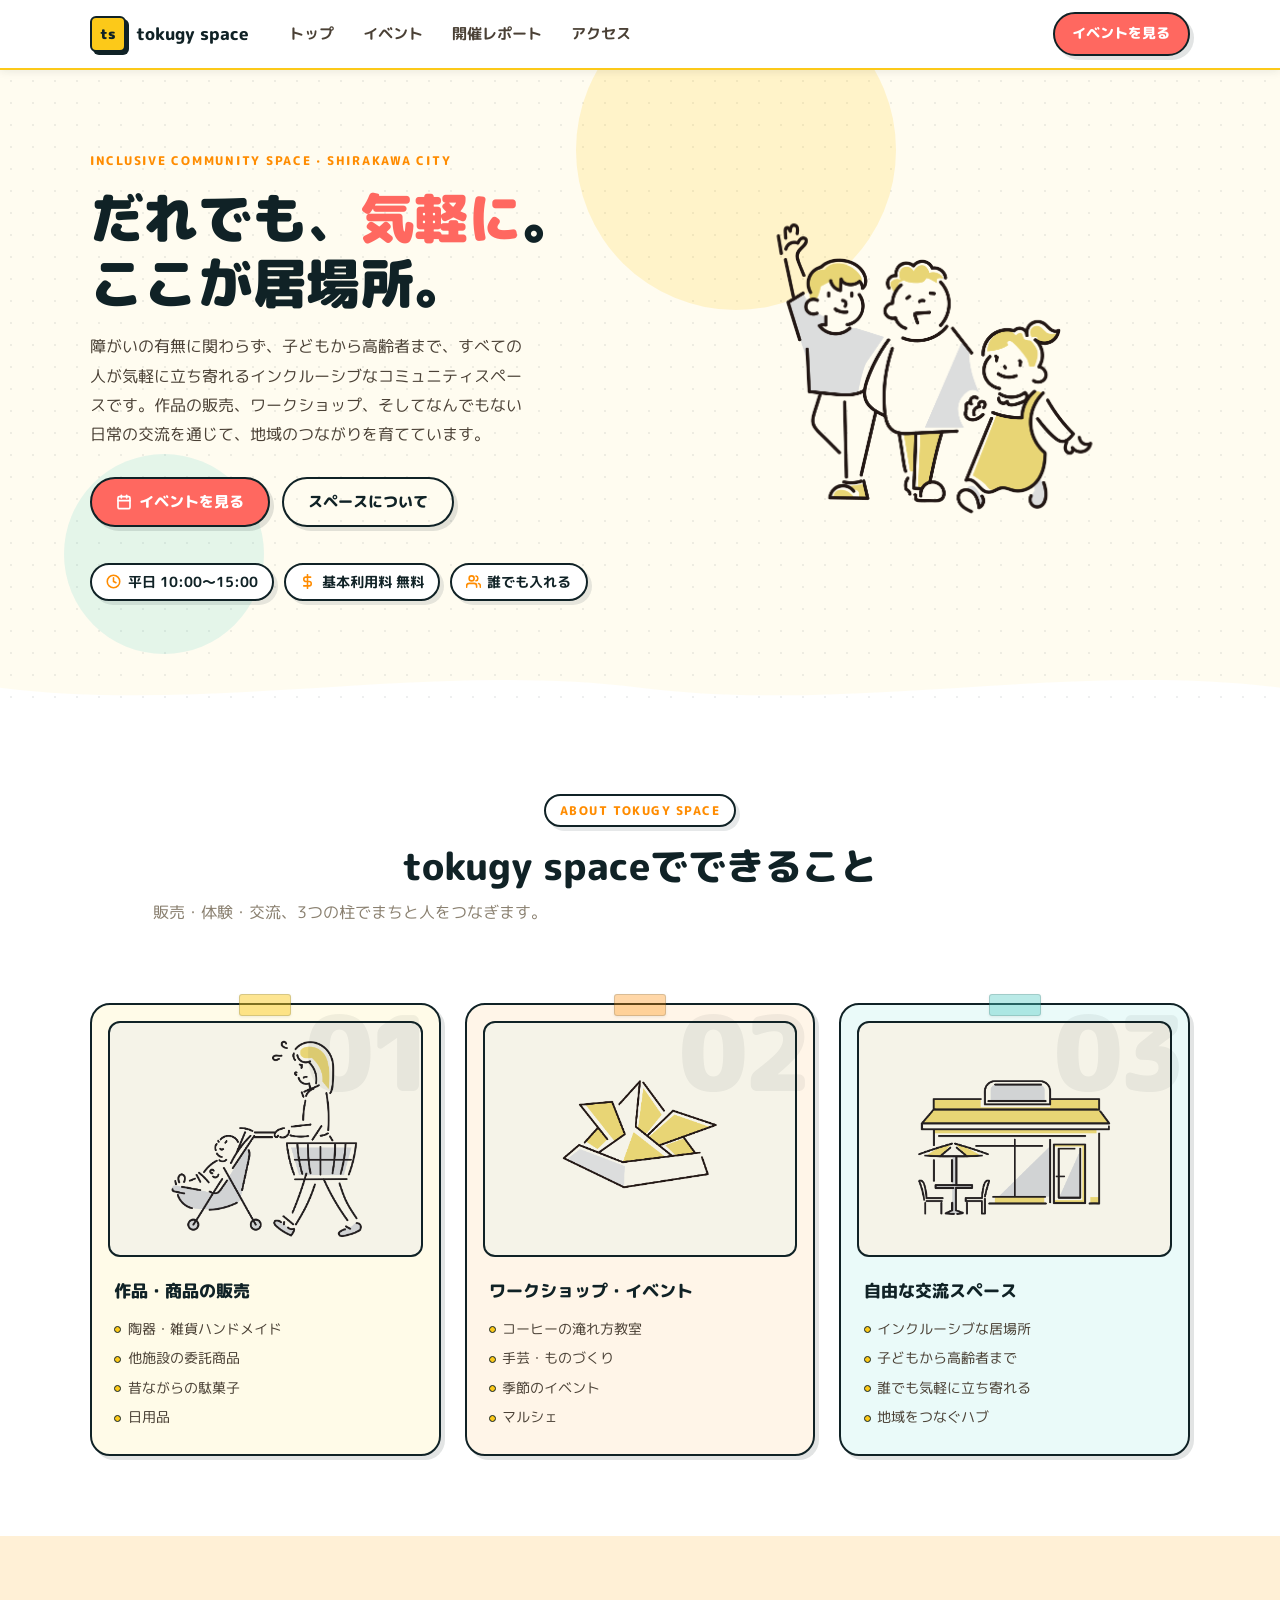
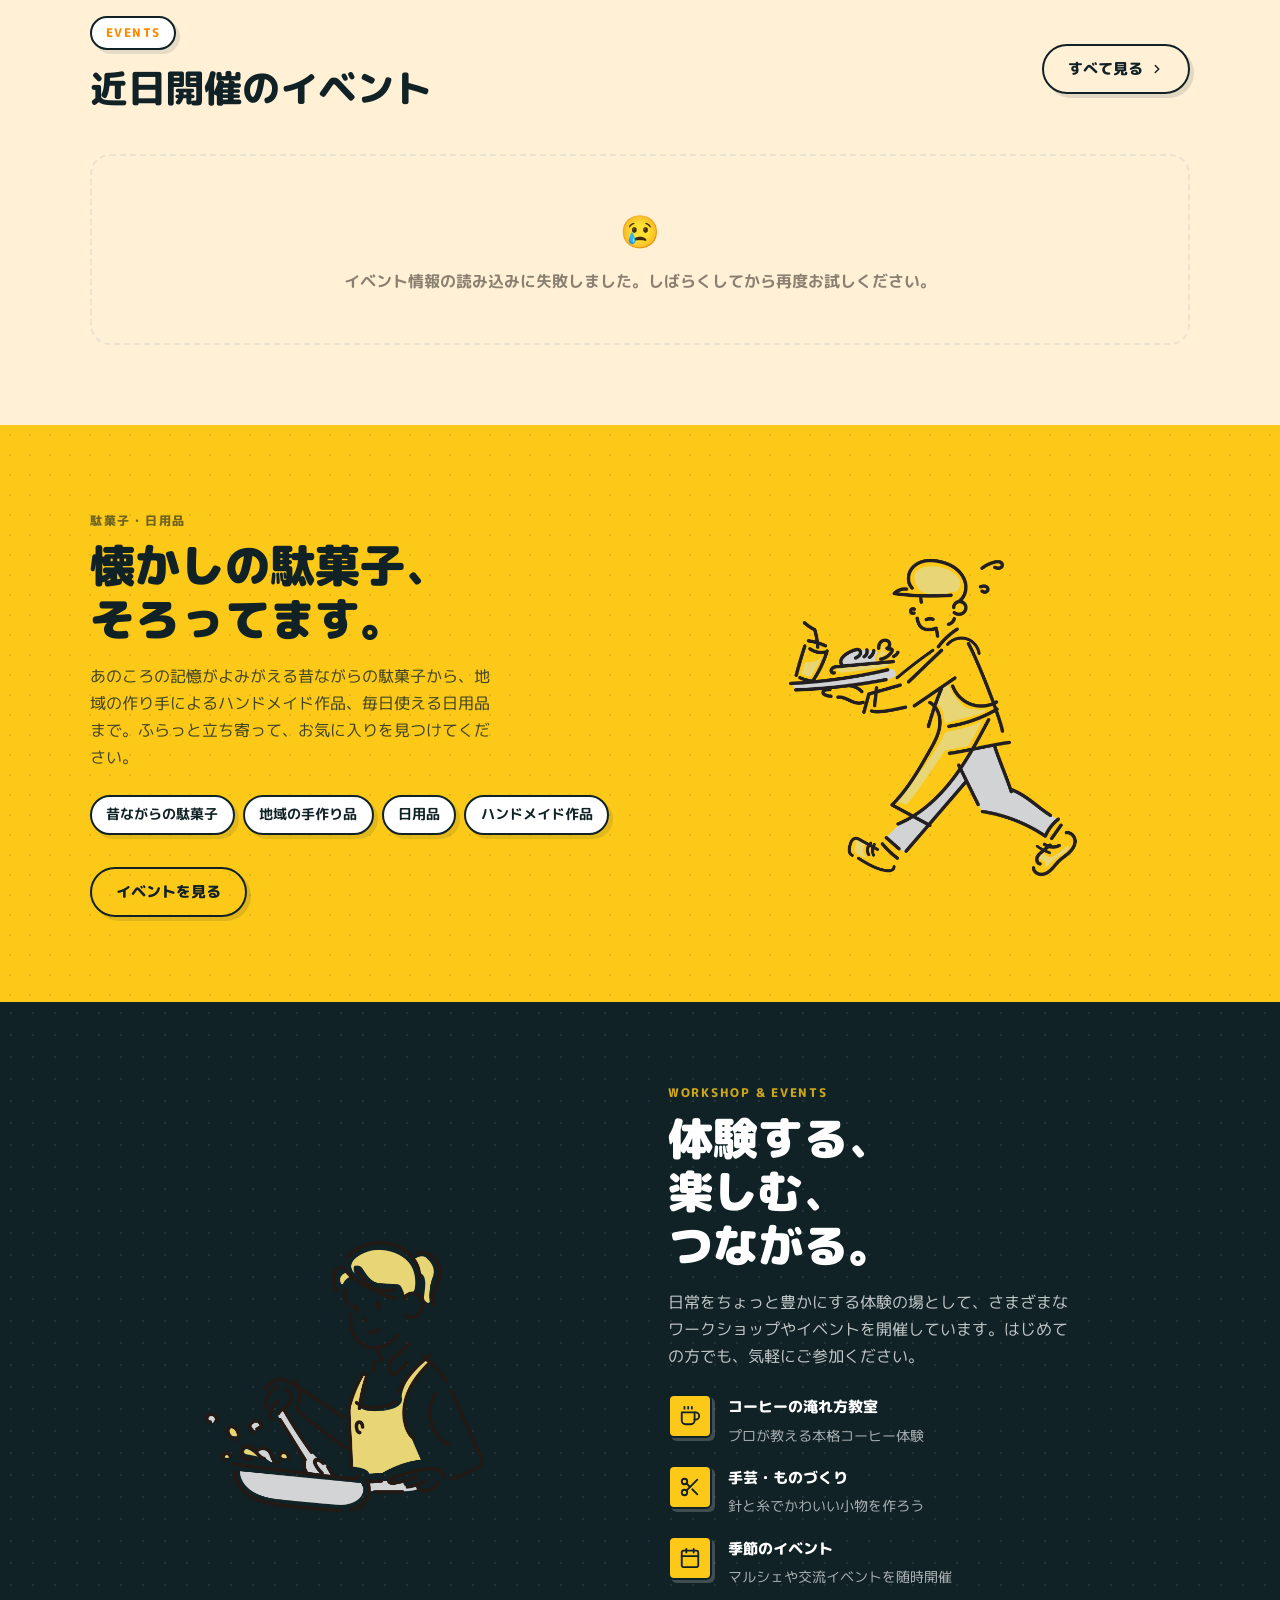
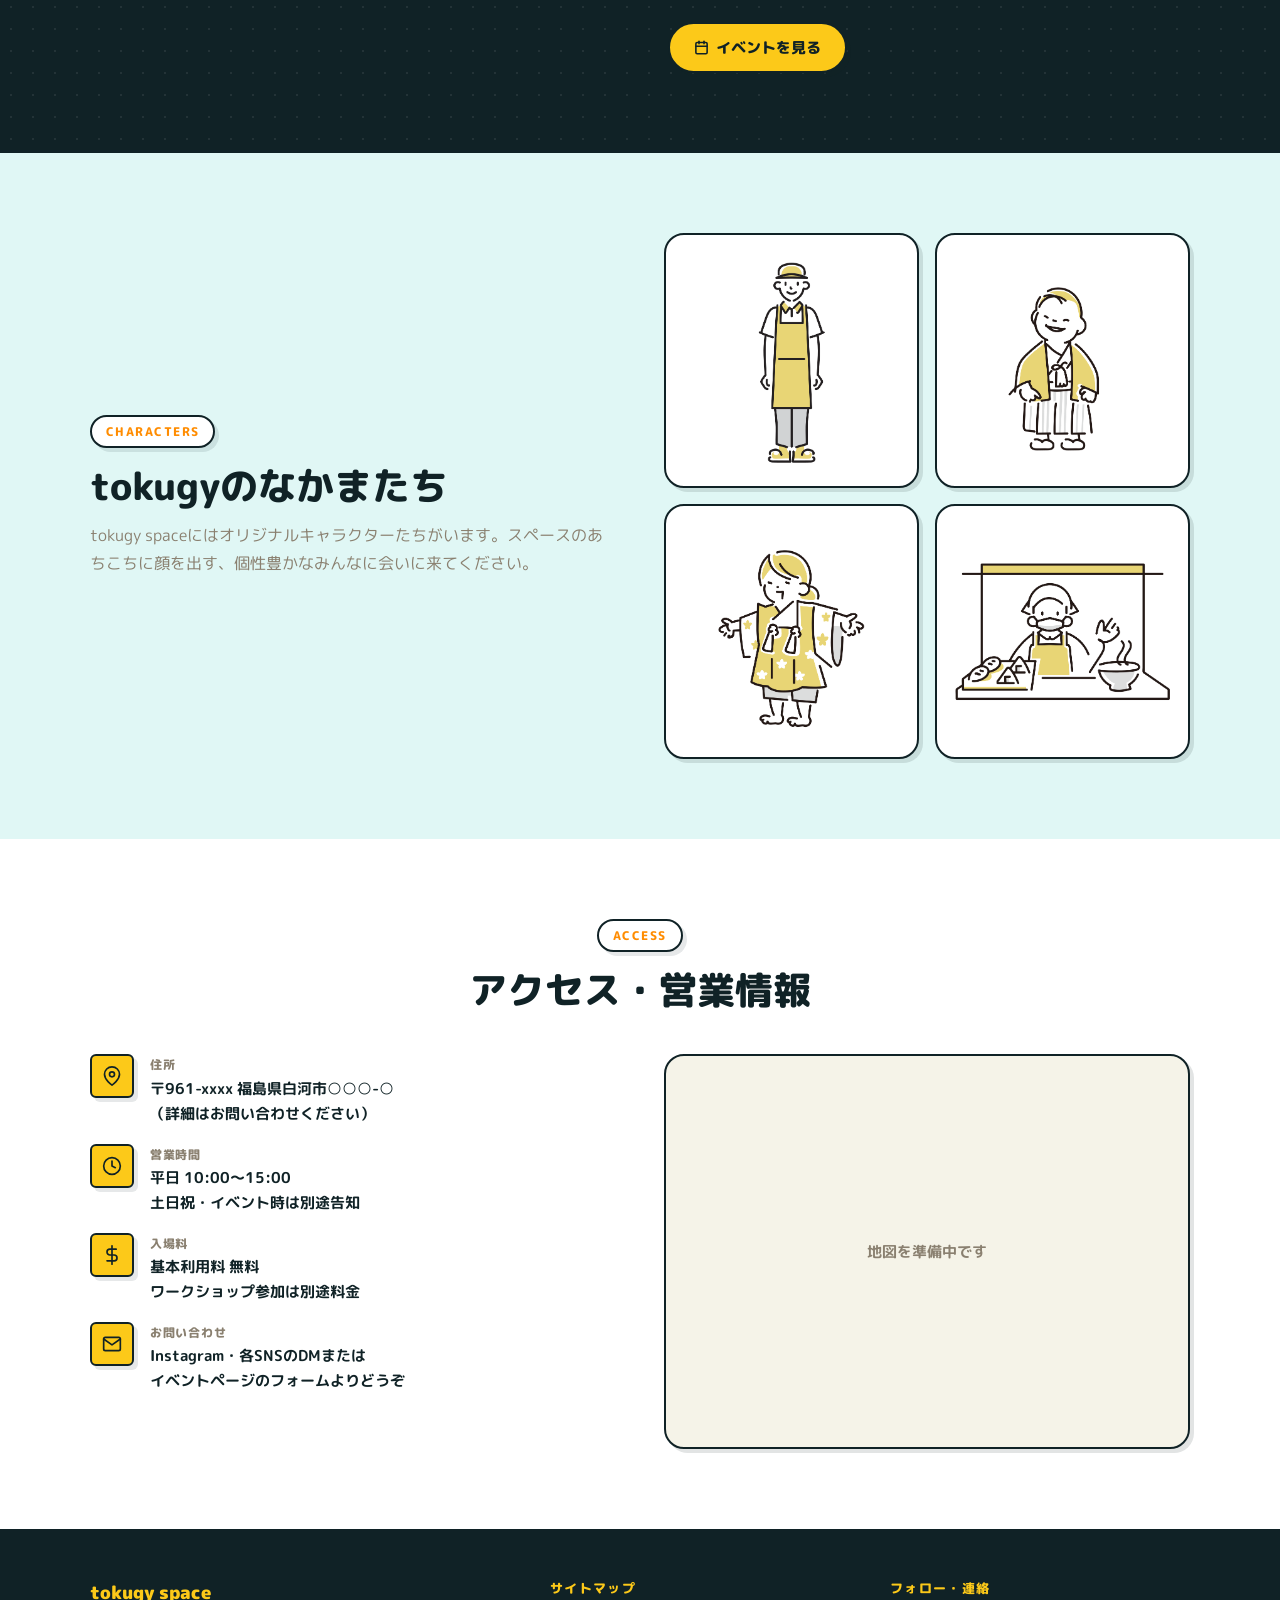
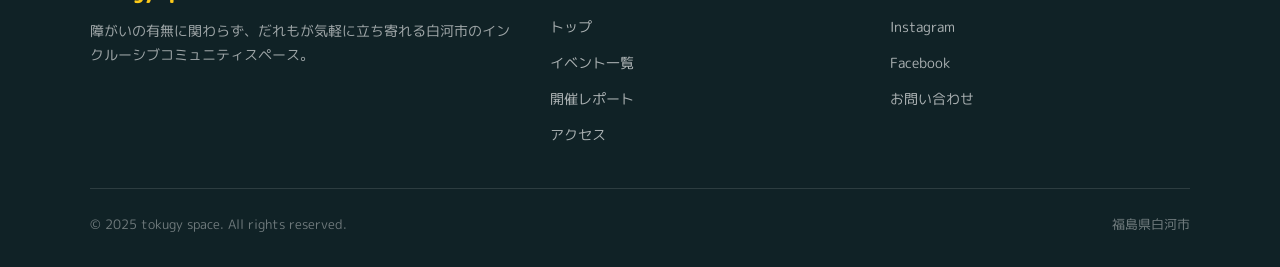
<file: index.html>
<!DOCTYPE html>
<html lang="ja">
<head>
  <meta charset="UTF-8">
  <meta name="viewport" content="width=device-width, initial-scale=1.0">
  <title>tokugy space | だれでも、気軽に。白河市のインクルーシブコミュニティスペース</title>
  <meta name="description" content="tokugy spaceは福島県白河市にある、障がいの有無に関わらず子どもから高齢者まで誰でも気軽に立ち寄れるインクルーシブなコミュニティスペースです。駄菓子・日用品の販売、ワークショップ、自由な交流の場を提供しています。">
  <link rel="preconnect" href="https://fonts.googleapis.com">
  <link rel="preconnect" href="https://fonts.gstatic.com" crossorigin>
  <link href="https://fonts.googleapis.com/css2?family=M+PLUS+Rounded+1c:wght@400;700;800;900&display=swap" rel="stylesheet">
  <link rel="stylesheet" href="css/style.css">
</head>
<body>

<!-- ══════════════════════════════════════════════════════════
     NAV
═══════════════════════════════════════════════════════════ -->
<header class="nav">
  <div class="container">
    <div class="nav__inner">
      <a href="index.html" class="nav__logo">
        <span class="nav__logo-mark">ts</span>
        tokugy space
      </a>
      <nav class="nav__links">
        <a href="index.html">トップ</a>
        <a href="events.html">イベント</a>
        <a href="reports.html">開催レポート</a>
        <a href="#access">アクセス</a>
      </nav>
      <a href="events.html" class="btn btn-primary nav__cta">イベントを見る</a>
      <button class="nav__hamburger" id="hamburger" aria-label="メニュー" aria-expanded="false">
        <span></span>
        <span></span>
        <span></span>
      </button>
    </div>
    <nav class="nav__drawer" id="navDrawer">
      <a href="index.html">トップ</a>
      <a href="events.html">イベント</a>
      <a href="reports.html">開催レポート</a>
      <a href="#access">アクセス</a>
      <a href="events.html" class="btn btn-primary">イベントを見る</a>
    </nav>
  </div>
</header>

<!-- ══════════════════════════════════════════════════════════
     HERO
═══════════════════════════════════════════════════════════ -->
<section class="hero">
  <div class="hero__circle-1"></div>
  <div class="hero__circle-2"></div>
  <div class="container">
    <div class="hero__grid">

      <!-- Left: Text -->
      <div class="hero__text fade-in">
        <p class="hero__eyebrow">Inclusive Community Space · Shirakawa City</p>
        <h1 class="hero__title">
          だれでも、<span class="accent">気軽に</span>。<br>ここが居場所。
        </h1>
        <p class="hero__desc">
          障がいの有無に関わらず、子どもから高齢者まで、すべての人が気軽に立ち寄れるインクルーシブなコミュニティスペースです。作品の販売、ワークショップ、そしてなんでもない日常の交流を通じて、地域のつながりを育てています。
        </p>
        <div class="hero__ctas">
          <a href="events.html" class="btn btn-primary">
            <svg width="16" height="16" viewBox="0 0 24 24" fill="none" stroke="currentColor" stroke-width="2.5" stroke-linecap="round" stroke-linejoin="round" aria-hidden="true"><rect x="3" y="4" width="18" height="18" rx="2"/><line x1="16" y1="2" x2="16" y2="6"/><line x1="8" y1="2" x2="8" y2="6"/><line x1="3" y1="10" x2="21" y2="10"/></svg>
            イベントを見る
          </a>
          <a href="#features" class="btn btn-outline">スペースについて</a>
        </div>
        <div class="hero__stats">
          <span class="hero__stat">
            <svg width="15" height="15" viewBox="0 0 24 24" fill="none" stroke="currentColor" stroke-width="2.5" stroke-linecap="round" stroke-linejoin="round" aria-hidden="true"><circle cx="12" cy="12" r="10"/><polyline points="12 6 12 12 16 14"/></svg>
            平日 10:00〜15:00
          </span>
          <span class="hero__stat">
            <svg width="15" height="15" viewBox="0 0 24 24" fill="none" stroke="currentColor" stroke-width="2.5" stroke-linecap="round" stroke-linejoin="round" aria-hidden="true"><line x1="12" y1="1" x2="12" y2="23"/><path d="M17 5H9.5a3.5 3.5 0 0 0 0 7h5a3.5 3.5 0 0 1 0 7H6"/></svg>
            基本利用料 無料
          </span>
          <span class="hero__stat">
            <svg width="15" height="15" viewBox="0 0 24 24" fill="none" stroke="currentColor" stroke-width="2.5" stroke-linecap="round" stroke-linejoin="round" aria-hidden="true"><path d="M17 21v-2a4 4 0 0 0-4-4H5a4 4 0 0 0-4 4v2"/><circle cx="9" cy="7" r="4"/><path d="M23 21v-2a4 4 0 0 0-3-3.87"/><path d="M16 3.13a4 4 0 0 1 0 7.75"/></svg>
            誰でも入れる
          </span>
        </div>
      </div>

      <!-- Right: Illustration -->
      <div class="hero__illust illust-slot fade-in" style="transition-delay:.15s">
        <img
          src="images/hero-illust.png"
          alt="みんなが集まるtokugy spaceのイラスト"
          width="600"
          height="450"
          onerror="this.closest('.illust-slot').classList.add('is-placeholder')"
        >
      </div>

    </div><!-- /.hero__grid -->
  </div><!-- /.container -->

  <!-- Wave divider -->
  <div class="hero__wave">
    <svg viewBox="0 0 1440 60" preserveAspectRatio="none" xmlns="http://www.w3.org/2000/svg" aria-hidden="true">
      <path d="M0,30 C240,60 480,0 720,30 C960,60 1200,0 1440,30 L1440,60 L0,60 Z" fill="#FFFFFF"/>
    </svg>
  </div>
</section>

<!-- ══════════════════════════════════════════════════════════
     FEATURES
═══════════════════════════════════════════════════════════ -->
<section class="features section" id="features">
  <div class="container">

    <div class="features__header fade-in">
      <span class="section-label">About tokugy space</span>
      <h2 class="section-title">tokugy spaceでできること</h2>
      <p class="section-sub">販売・体験・交流、3つの柱でまちと人をつなぎます。</p>
    </div>

    <div class="features__grid" style="padding-top:2rem">

      <!-- Card 1: 物販 -->
      <article class="feature-card feature-card--yellow fade-in" data-num="01">
        <p class="feature-card__bubble">手作り品や駄菓子が好きな人にぴったり！</p>
        <div class="feature-card__illust illust-slot">
          <img
            src="images/feature-shop.png"
            alt="作品・商品の販売イラスト"
            width="400"
            height="300"
            onerror="this.closest('.illust-slot').classList.add('is-placeholder')"
          >
        </div>
        <div class="feature-card__body">
          <h3 class="feature-card__title">作品・商品の販売</h3>
          <ul class="feature-card__list">
            <li>陶器・雑貨ハンドメイド</li>
            <li>他施設の委託商品</li>
            <li>昔ながらの駄菓子</li>
            <li>日用品</li>
          </ul>
        </div>
      </article>

      <!-- Card 2: ワークショップ -->
      <article class="feature-card feature-card--orange fade-in" data-num="02" style="transition-delay:.1s">
        <p class="feature-card__bubble">新しい趣味・体験を探している人へ！</p>
        <div class="feature-card__illust illust-slot">
          <img
            src="images/feature-workshop.png"
            alt="ワークショップ・イベントイラスト"
            width="400"
            height="300"
            onerror="this.closest('.illust-slot').classList.add('is-placeholder')"
          >
        </div>
        <div class="feature-card__body">
          <h3 class="feature-card__title">ワークショップ・イベント</h3>
          <ul class="feature-card__list">
            <li>コーヒーの淹れ方教室</li>
            <li>手芸・ものづくり</li>
            <li>季節のイベント</li>
            <li>マルシェ</li>
          </ul>
        </div>
      </article>

      <!-- Card 3: 交流スペース -->
      <article class="feature-card feature-card--teal fade-in" data-num="03" style="transition-delay:.2s">
        <p class="feature-card__bubble">ふらっと立ち寄りたい人、大歓迎！</p>
        <div class="feature-card__illust illust-slot">
          <img
            src="images/feature-space.png"
            alt="自由な交流スペースイラスト"
            width="400"
            height="300"
            onerror="this.closest('.illust-slot').classList.add('is-placeholder')"
          >
        </div>
        <div class="feature-card__body">
          <h3 class="feature-card__title">自由な交流スペース</h3>
          <ul class="feature-card__list">
            <li>インクルーシブな居場所</li>
            <li>子どもから高齢者まで</li>
            <li>誰でも気軽に立ち寄れる</li>
            <li>地域をつなぐハブ</li>
          </ul>
        </div>
      </article>

    </div><!-- /.features__grid -->
  </div><!-- /.container -->
</section>

<!-- ══════════════════════════════════════════════════════════
     EVENTS PREVIEW
═══════════════════════════════════════════════════════════ -->
<section class="events-preview section" id="events">
  <div class="container">

    <div class="events-preview__header fade-in">
      <div>
        <span class="section-label">Events</span>
        <h2 class="section-title">近日開催のイベント</h2>
      </div>
      <a href="events.html" class="btn btn-outline">
        すべて見る
        <svg width="14" height="14" viewBox="0 0 24 24" fill="none" stroke="currentColor" stroke-width="2.5" stroke-linecap="round" stroke-linejoin="round" aria-hidden="true"><polyline points="9 18 15 12 9 6"/></svg>
      </a>
    </div>

    <div class="events-grid" id="previewGrid">
      <div class="state-loading">イベント情報を読み込み中…</div>
    </div>

  </div><!-- /.container -->
</section>

<!-- ══════════════════════════════════════════════════════════
     DAGASHI SECTION
═══════════════════════════════════════════════════════════ -->
<section class="dagashi section" id="dagashi">
  <div class="container">
    <div class="dagashi__grid">

      <!-- Left: Text -->
      <div class="fade-in">
        <p class="dagashi__label">駄菓子・日用品</p>
        <h2 class="dagashi__title">懐かしの駄菓子、&#10;そろってます。</h2>
        <p class="dagashi__desc">
          あのころの記憶がよみがえる昔ながらの駄菓子から、地域の作り手によるハンドメイド作品、毎日使える日用品まで。ふらっと立ち寄って、お気に入りを見つけてください。
        </p>
        <div class="dagashi__pills">
          <span class="dagashi__pill">昔ながらの駄菓子</span>
          <span class="dagashi__pill">地域の手作り品</span>
          <span class="dagashi__pill">日用品</span>
          <span class="dagashi__pill">ハンドメイド作品</span>
        </div>
        <a href="events.html" class="btn btn-outline">イベントを見る</a>
      </div>

      <!-- Right: Illustration -->
      <div class="dagashi__illust illust-slot fade-in" style="transition-delay:.15s">
        <img
          src="images/dagashi-illust.png"
          alt="駄菓子のイラスト"
          width="500"
          height="400"
          onerror="this.closest('.illust-slot').classList.add('is-placeholder')"
        >
      </div>

    </div><!-- /.dagashi__grid -->
  </div><!-- /.container -->
</section>

<!-- ══════════════════════════════════════════════════════════
     WORKSHOP SECTION
═══════════════════════════════════════════════════════════ -->
<section class="workshop section" id="workshop">
  <div class="container">
    <div class="workshop__grid">

      <!-- Left: Illustration -->
      <div class="workshop__illust illust-slot fade-in">
        <img
          src="images/workshop-illust.png"
          alt="ワークショップのイラスト"
          width="500"
          height="400"
          onerror="this.closest('.illust-slot').classList.add('is-placeholder')"
        >
      </div>

      <!-- Right: Text -->
      <div class="fade-in" style="transition-delay:.15s">
        <p class="workshop__label">Workshop &amp; Events</p>
        <h2 class="workshop__title">体験する、&#10;楽しむ、&#10;つながる。</h2>
        <p class="workshop__desc">
          日常をちょっと豊かにする体験の場として、さまざまなワークショップやイベントを開催しています。はじめての方でも、気軽にご参加ください。
        </p>

        <ul class="workshop__list">
          <li class="workshop__item">
            <div class="workshop__icon-box" aria-hidden="true">
              <!-- Coffee cup icon -->
              <svg width="22" height="22" viewBox="0 0 24 24" fill="none" stroke="currentColor" stroke-width="2" stroke-linecap="round" stroke-linejoin="round"><path d="M17 8h1a4 4 0 1 1 0 8h-1"/><path d="M3 8h14v9a4 4 0 0 1-4 4H7a4 4 0 0 1-4-4Z"/><line x1="6" y1="2" x2="6" y2="4"/><line x1="10" y1="2" x2="10" y2="4"/><line x1="14" y1="2" x2="14" y2="4"/></svg>
            </div>
            <div class="workshop__item-text">
              <strong>コーヒーの淹れ方教室</strong>
              <span>プロが教える本格コーヒー体験</span>
            </div>
          </li>
          <li class="workshop__item">
            <div class="workshop__icon-box" aria-hidden="true">
              <!-- Scissors / craft icon -->
              <svg width="22" height="22" viewBox="0 0 24 24" fill="none" stroke="currentColor" stroke-width="2" stroke-linecap="round" stroke-linejoin="round"><circle cx="6" cy="6" r="3"/><circle cx="6" cy="18" r="3"/><line x1="20" y1="4" x2="8.12" y2="15.88"/><line x1="14.47" y1="14.48" x2="20" y2="20"/><line x1="8.12" y1="8.12" x2="12" y2="12"/></svg>
            </div>
            <div class="workshop__item-text">
              <strong>手芸・ものづくり</strong>
              <span>針と糸でかわいい小物を作ろう</span>
            </div>
          </li>
          <li class="workshop__item">
            <div class="workshop__icon-box" aria-hidden="true">
              <!-- Calendar / event icon -->
              <svg width="22" height="22" viewBox="0 0 24 24" fill="none" stroke="currentColor" stroke-width="2" stroke-linecap="round" stroke-linejoin="round"><rect x="3" y="4" width="18" height="18" rx="2"/><line x1="16" y1="2" x2="16" y2="6"/><line x1="8" y1="2" x2="8" y2="6"/><line x1="3" y1="10" x2="21" y2="10"/></svg>
            </div>
            <div class="workshop__item-text">
              <strong>季節のイベント</strong>
              <span>マルシェや交流イベントを随時開催</span>
            </div>
          </li>
        </ul>

        <a href="events.html" class="btn btn-yellow">
          <svg width="15" height="15" viewBox="0 0 24 24" fill="none" stroke="currentColor" stroke-width="2.5" stroke-linecap="round" stroke-linejoin="round" aria-hidden="true"><rect x="3" y="4" width="18" height="18" rx="2"/><line x1="16" y1="2" x2="16" y2="6"/><line x1="8" y1="2" x2="8" y2="6"/><line x1="3" y1="10" x2="21" y2="10"/></svg>
          イベントを見る
        </a>
      </div>

    </div><!-- /.workshop__grid -->
  </div><!-- /.container -->
</section>

<!-- ══════════════════════════════════════════════════════════
     CHARACTER SECTION
═══════════════════════════════════════════════════════════ -->
<section class="characters section" id="characters">
  <div class="container">
    <div class="characters__grid">

      <!-- Left: Text -->
      <div class="characters__text fade-in">
        <span class="section-label">Characters</span>
        <h2 class="section-title">tokugyのなかまたち</h2>
        <p class="section-sub">
          tokugy spaceにはオリジナルキャラクターたちがいます。スペースのあちこちに顔を出す、個性豊かなみんなに会いに来てください。
        </p>
      </div>

      <!-- Right: 2x2 character grid -->
      <div class="characters__chara-grid fade-in" style="transition-delay:.15s">
        <div class="characters__chara illust-slot">
          <img
            src="images/chara-1.png"
            alt="tokugyキャラクター1"
            width="300"
            height="300"
            onerror="this.closest('.illust-slot').classList.add('is-placeholder')"
          >
        </div>
        <div class="characters__chara illust-slot">
          <img
            src="images/chara-2.png"
            alt="tokugyキャラクター2"
            width="300"
            height="300"
            onerror="this.closest('.illust-slot').classList.add('is-placeholder')"
          >
        </div>
        <div class="characters__chara illust-slot">
          <img
            src="images/chara-3.png"
            alt="tokugyキャラクター3"
            width="300"
            height="300"
            onerror="this.closest('.illust-slot').classList.add('is-placeholder')"
          >
        </div>
        <div class="characters__chara illust-slot">
          <img
            src="images/chara-4.png"
            alt="tokugyキャラクター4"
            width="300"
            height="300"
            onerror="this.closest('.illust-slot').classList.add('is-placeholder')"
          >
        </div>
      </div>

    </div><!-- /.characters__grid -->
  </div><!-- /.container -->
</section>

<!-- ══════════════════════════════════════════════════════════
     ACCESS SECTION
═══════════════════════════════════════════════════════════ -->
<section class="access section" id="access">
  <div class="container">

    <div class="access__header fade-in">
      <span class="section-label">Access</span>
      <h2 class="section-title">アクセス・営業情報</h2>
    </div>

    <div class="access__grid">

      <!-- Left: Info -->
      <div class="access__info fade-in">

        <div class="access__item">
          <div class="access__icon-box" aria-hidden="true">
            <!-- Map pin -->
            <svg width="20" height="20" viewBox="0 0 24 24" fill="none" stroke="currentColor" stroke-width="2" stroke-linecap="round" stroke-linejoin="round"><path d="M21 10c0 7-9 13-9 13s-9-6-9-13a9 9 0 0 1 18 0z"/><circle cx="12" cy="10" r="3"/></svg>
          </div>
          <div>
            <p class="access__item-label">住所</p>
            <p class="access__item-value">〒961-xxxx 福島県白河市○○○-○<br>（詳細はお問い合わせください）</p>
          </div>
        </div>

        <div class="access__item">
          <div class="access__icon-box" aria-hidden="true">
            <!-- Clock -->
            <svg width="20" height="20" viewBox="0 0 24 24" fill="none" stroke="currentColor" stroke-width="2" stroke-linecap="round" stroke-linejoin="round"><circle cx="12" cy="12" r="10"/><polyline points="12 6 12 12 16 14"/></svg>
          </div>
          <div>
            <p class="access__item-label">営業時間</p>
            <p class="access__item-value">平日 10:00〜15:00<br>土日祝・イベント時は別途告知</p>
          </div>
        </div>

        <div class="access__item">
          <div class="access__icon-box" aria-hidden="true">
            <!-- Ticket / price -->
            <svg width="20" height="20" viewBox="0 0 24 24" fill="none" stroke="currentColor" stroke-width="2" stroke-linecap="round" stroke-linejoin="round"><line x1="12" y1="1" x2="12" y2="23"/><path d="M17 5H9.5a3.5 3.5 0 0 0 0 7h5a3.5 3.5 0 0 1 0 7H6"/></svg>
          </div>
          <div>
            <p class="access__item-label">入場料</p>
            <p class="access__item-value">基本利用料 無料<br>ワークショップ参加は別途料金</p>
          </div>
        </div>

        <div class="access__item">
          <div class="access__icon-box" aria-hidden="true">
            <!-- Mail -->
            <svg width="20" height="20" viewBox="0 0 24 24" fill="none" stroke="currentColor" stroke-width="2" stroke-linecap="round" stroke-linejoin="round"><path d="M4 4h16c1.1 0 2 .9 2 2v12c0 1.1-.9 2-2 2H4c-1.1 0-2-.9-2-2V6c0-1.1.9-2 2-2z"/><polyline points="22,6 12,13 2,6"/></svg>
          </div>
          <div>
            <p class="access__item-label">お問い合わせ</p>
            <p class="access__item-value">Instagram・各SNSのDMまたは<br>イベントページのフォームよりどうぞ</p>
          </div>
        </div>

      </div><!-- /.access__info -->

      <!-- Right: Map -->
      <div class="access__map fade-in" style="transition-delay:.15s">
        <span>地図を準備中です</span>
      </div>

    </div><!-- /.access__grid -->
  </div><!-- /.container -->
</section>

<!-- ══════════════════════════════════════════════════════════
     FOOTER
═══════════════════════════════════════════════════════════ -->
<footer class="footer">
  <div class="container">
    <div class="footer__grid">

      <!-- Brand -->
      <div>
        <p class="footer__brand">tokugy space</p>
        <p class="footer__tagline">
          障がいの有無に関わらず、だれもが気軽に立ち寄れる白河市のインクルーシブコミュニティスペース。
        </p>
      </div>

      <!-- Links -->
      <div>
        <p class="footer__col-title">サイトマップ</p>
        <ul class="footer__links">
          <li><a href="index.html">トップ</a></li>
          <li><a href="events.html">イベント一覧</a></li>
          <li><a href="reports.html">開催レポート</a></li>
          <li><a href="#access">アクセス</a></li>
        </ul>
      </div>

      <!-- SNS / Contact -->
      <div>
        <p class="footer__col-title">フォロー・連絡</p>
        <ul class="footer__links">
          <li><a href="#" target="_blank" rel="noopener noreferrer">Instagram</a></li>
          <li><a href="#" target="_blank" rel="noopener noreferrer">Facebook</a></li>
          <li><a href="#" target="_blank" rel="noopener noreferrer">お問い合わせ</a></li>
        </ul>
      </div>

    </div><!-- /.footer__grid -->

    <div class="footer__bottom">
      <span>&copy; 2025 tokugy space. All rights reserved.</span>
      <span>福島県白河市</span>
    </div>
  </div><!-- /.container -->
</footer>

<!-- ══════════════════════════════════════════════════════════
     SCRIPTS
═══════════════════════════════════════════════════════════ -->
<script type="module">
  import { fetchEvents } from './js/sheets.js';

  /* ── Fade-in on scroll ── */
  function initFadeIn() {
    const els = document.querySelectorAll('.fade-in');
    if (!els.length) return;
    const io = new IntersectionObserver((entries) => {
      entries.forEach(e => {
        if (e.isIntersecting) {
          e.target.classList.add('is-visible');
          io.unobserve(e.target);
        }
      });
    }, { threshold: 0.12 });
    els.forEach(el => io.observe(el));
  }

  /* ── Mobile nav toggle ── */
  function initMobileNav() {
    const btn    = document.getElementById('hamburger');
    const drawer = document.getElementById('navDrawer');
    if (!btn || !drawer) return;
    btn.addEventListener('click', () => {
      const isOpen = drawer.classList.toggle('is-open');
      btn.classList.toggle('is-open', isOpen);
      btn.setAttribute('aria-expanded', String(isOpen));
    });
    // Close on nav link click
    drawer.querySelectorAll('a').forEach(a => {
      a.addEventListener('click', () => {
        drawer.classList.remove('is-open');
        btn.classList.remove('is-open');
        btn.setAttribute('aria-expanded', 'false');
      });
    });
  }

  /* ── Date helpers ── */
  function parseEventDate(dateStr) {
    if (!dateStr) return null;
    const clean = String(dateStr).trim();
    // Accept YYYY/MM/DD, YYYY-MM-DD, or M/D format
    const m = clean.match(/(\d{4})[\/\-](\d{1,2})[\/\-](\d{1,2})/);
    if (m) return new Date(Number(m[1]), Number(m[2]) - 1, Number(m[3]));
    const m2 = clean.match(/(\d{1,2})[\/\-](\d{1,2})/);
    if (m2) {
      const now = new Date();
      return new Date(now.getFullYear(), Number(m2[1]) - 1, Number(m2[2]));
    }
    return null;
  }

  function formatMonth(date) {
    return date.toLocaleDateString('ja-JP', { month: 'short' });
  }

  /* ── Render a single event card ── */
  function renderEventCard(ev) {
    const date  = parseEventDate(ev.date);
    const day   = date ? date.getDate()     : '??';
    const month = date ? formatMonth(date)  : '';

    const imageHtml = ev.image
      ? `<img src="${ev.image}" alt="${ev.title || ''}" loading="lazy">`
      : '';

    const badgeClass = ev.category === 'ワークショップ' ? 'badge-coral'
                     : ev.category === 'マルシェ'       ? 'badge-teal'
                     : ev.category === '販売'           ? 'badge-yellow'
                     : 'badge-orange';

    return `
      <a href="event.html?id=${encodeURIComponent(ev.id)}" class="event-card">
        <div class="event-card__image">
          ${imageHtml}
          <div class="event-card__date-block">
            <span class="day">${day}</span>
            <span class="month">${month}</span>
          </div>
          ${ev.category ? `<div class="event-card__badges"><span class="badge ${badgeClass}">${ev.category}</span></div>` : ''}
        </div>
        <div class="event-card__body">
          <h3 class="event-card__title">${ev.title || 'イベント名未定'}</h3>
          ${ev.time ? `<p class="event-card__meta">
            <svg width="13" height="13" viewBox="0 0 24 24" fill="none" stroke="currentColor" stroke-width="2.5" stroke-linecap="round" stroke-linejoin="round" aria-hidden="true"><circle cx="12" cy="12" r="10"/><polyline points="12 6 12 12 16 14"/></svg>
            ${ev.time}
          </p>` : ''}
        </div>
        <div class="event-card__footer">
          <span class="event-card__price">${ev.price || '無料'}</span>
          <span class="event-card__link">
            詳細を見る
            <svg width="12" height="12" viewBox="0 0 24 24" fill="none" stroke="currentColor" stroke-width="2.5" stroke-linecap="round" stroke-linejoin="round" aria-hidden="true"><polyline points="9 18 15 12 9 6"/></svg>
          </span>
        </div>
      </a>
    `;
  }

  /* ── Error state HTML ── */
  function errorHTML(msg) {
    return `<div class="state-error">${msg || 'イベント情報の読み込みに失敗しました。'}</div>`;
  }

  /* ── Main: load events ── */
  async function loadPreviewEvents() {
    const grid = document.getElementById('previewGrid');
    if (!grid) return;

    try {
      const allEvents = await fetchEvents();

      // Filter upcoming events (today or later)
      const today = new Date();
      today.setHours(0, 0, 0, 0);

      const upcoming = allEvents
        .filter(ev => {
          const d = parseEventDate(ev.date);
          return d && d >= today;
        })
        .sort((a, b) => parseEventDate(a.date) - parseEventDate(b.date))
        .slice(0, 3);

      if (upcoming.length === 0) {
        grid.innerHTML = '<div class="state-empty">現在予定しているイベントはありません。</div>';
        return;
      }

      grid.innerHTML = upcoming.map(renderEventCard).join('');

    } catch (err) {
      console.error('Failed to load events:', err);
      grid.innerHTML = errorHTML('イベント情報の読み込みに失敗しました。しばらくしてから再度お試しください。');
    }
  }

  /* ── Init ── */
  initFadeIn();
  initMobileNav();
  loadPreviewEvents();
</script>

</body>
</html>
</file>
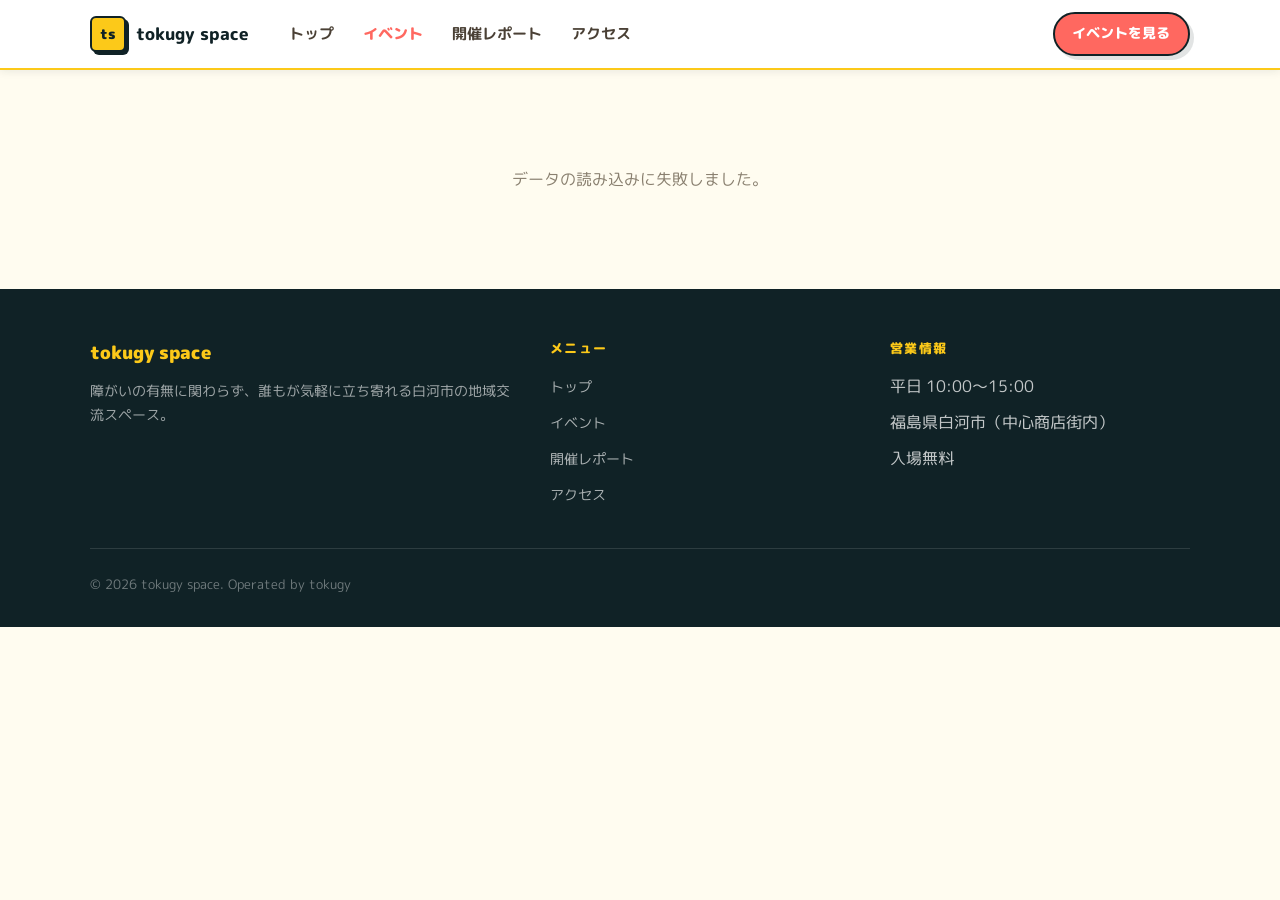
<file: event.html>
<!DOCTYPE html>
<html lang="ja">
<head>
  <meta charset="UTF-8">
  <meta name="viewport" content="width=device-width, initial-scale=1.0">
  <title>イベント詳細 | tokugy space</title>
  <link rel="preconnect" href="https://fonts.googleapis.com">
  <link rel="preconnect" href="https://fonts.gstatic.com" crossorigin>
  <link href="https://fonts.googleapis.com/css2?family=M+PLUS+Rounded+1c:wght@400;700;800;900&display=swap" rel="stylesheet">
  <link rel="stylesheet" href="css/style.css">
</head>
<body>

<header class="nav" role="banner">
  <div class="container">
    <div class="nav__inner">
      <a href="index.html" class="nav__logo">
        <span class="nav__logo-mark">ts</span>
        tokugy space
      </a>
      <nav class="nav__links">
        <a href="index.html">トップ</a>
        <a href="events.html" class="active">イベント</a>
        <a href="reports.html">開催レポート</a>
        <a href="index.html#access">アクセス</a>
      </nav>
      <a href="events.html" class="btn btn-primary nav__cta">イベントを見る</a>
      <button class="nav__hamburger" id="navHamburger" aria-label="メニューを開く" aria-expanded="false">
        <span></span><span></span><span></span>
      </button>
    </div>
    <nav class="nav__drawer" id="navDrawer">
      <a href="index.html">トップ</a>
      <a href="events.html" class="active">イベント</a>
      <a href="reports.html">開催レポート</a>
      <a href="index.html#access">アクセス</a>
      <a href="events.html" class="btn btn-primary">イベントを見る</a>
    </nav>
  </div>
</header>

<main id="main"></main>

<footer class="footer" role="contentinfo">
  <div class="container">
    <div class="footer__grid">
      <div>
        <p class="footer__brand">tokugy space</p>
        <p class="footer__tagline">障がいの有無に関わらず、誰もが気軽に立ち寄れる白河市の地域交流スペース。</p>
      </div>
      <div>
        <p class="footer__col-title">メニュー</p>
        <ul class="footer__links">
          <li><a href="index.html">トップ</a></li>
          <li><a href="events.html">イベント</a></li>
          <li><a href="reports.html">開催レポート</a></li>
          <li><a href="index.html#access">アクセス</a></li>
        </ul>
      </div>
      <div>
        <p class="footer__col-title">営業情報</p>
        <ul class="footer__links">
          <li>平日 10:00〜15:00</li>
          <li>福島県白河市（中心商店街内）</li>
          <li>入場無料</li>
        </ul>
      </div>
    </div>
    <div class="footer__bottom">
      <span>&copy; 2026 tokugy space. Operated by <a href="https://tokugy.com/" target="_blank" rel="noopener">tokugy</a></span>
    </div>
  </div>
</footer>

<script type="module">
  import { fetchEvents, formatDate, badgeClass, isUpcoming, initMobileNav } from './js/sheets.js';
  initMobileNav();

  const id   = new URLSearchParams(location.search).get('id');
  const main = document.getElementById('main');

  function svgIcon(path) {
    return `<svg xmlns="http://www.w3.org/2000/svg" width="16" height="16" viewBox="0 0 24 24" fill="none" stroke="currentColor" stroke-width="2" stroke-linecap="round" stroke-linejoin="round">${path}</svg>`;
  }

  fetchEvents().then(events => {
    const ev = events.find(e => String(e.id) === String(id));
    if (!ev) {
      main.innerHTML = `<div class="container" style="padding:6rem 1.25rem;text-align:center"><p style="color:var(--gray-400)">イベントが見つかりませんでした。</p><a href="events.html" class="btn btn-primary" style="margin-top:1.5rem;display:inline-flex">イベント一覧へ</a></div>`;
      return;
    }

    const d    = formatDate(ev.date);
    const bc   = badgeClass(ev.category);
    const past = !isUpcoming(ev);
    document.title = `${ev.title} | tokugy space`;

    main.innerHTML = `
    <div class="detail-hero">
      <div class="container">
        <a href="events.html" class="detail-hero__back">
          ${svgIcon('<line x1="19" y1="12" x2="5" y2="12"/><polyline points="12 19 5 12 12 5"/>')}
          イベント一覧へ戻る
        </a>
        <div class="detail-hero__badge-row">
          <span class="${bc}">${ev.category || 'イベント'}</span>
          ${past ? '<span class="badge badge-orange">終了</span>' : ''}
        </div>
        <h1 class="detail-hero__title">${ev.title}</h1>
        <div class="detail-hero__meta">
          <span class="detail-hero__meta-item">
            ${svgIcon('<rect x="3" y="4" width="18" height="18" rx="2" ry="2"/><line x1="16" y1="2" x2="16" y2="6"/><line x1="8" y1="2" x2="8" y2="6"/><line x1="3" y1="10" x2="21" y2="10"/>')}
            ${d.full}
          </span>
          ${ev.time ? `<span class="detail-hero__meta-item">${svgIcon('<circle cx="12" cy="12" r="10"/><polyline points="12 6 12 12 16 14"/>')} ${ev.time}</span>` : ''}
          ${ev.capacity ? `<span class="detail-hero__meta-item">${svgIcon('<path d="M17 21v-2a4 4 0 0 0-4-4H5a4 4 0 0 0-4 4v2"/><circle cx="9" cy="7" r="4"/><path d="M23 21v-2a4 4 0 0 0-3-3.87"/><path d="M16 3.13a4 4 0 0 1 0 7.75"/>')} 定員 ${ev.capacity}</span>` : ''}
        </div>
        <div class="detail-hero__img${ev.imageUrl ? '' : ' detail-hero__img--placeholder'}">
          ${ev.imageUrl
            ? `<img src="${ev.imageUrl}" alt="${ev.title}">`
            : `${svgIcon('<rect x="3" y="3" width="18" height="18" rx="2" ry="2"/><circle cx="8.5" cy="8.5" r="1.5"/><polyline points="21 15 16 10 5 21"/>')}<p style="font-size:.9rem;margin-top:.5rem">画像準備中</p>`}
        </div>
      </div>
    </div>

    <section class="section" style="background:var(--cream)">
      <div class="container">
        <div class="detail-layout">
          <article class="detail-article">
            <p>${ev.detail || ev.description}</p>
            ${!past ? `
            <div class="detail-cta">
              ${ev.regUrl ? `<a href="${ev.regUrl}" target="_blank" rel="noopener" class="btn btn-yellow">申し込む</a>` : ''}
              <a href="index.html#access" class="btn btn-outline">アクセスを確認する</a>
            </div>` : ''}
          </article>

          <aside class="detail-sidebar">
            <div class="sidebar-card">
              <div class="sidebar-card__title">開催情報</div>
              <div class="sidebar-card__list">
                <div class="sidebar-card__item">
                  ${svgIcon('<rect x="3" y="4" width="18" height="18" rx="2" ry="2"/><line x1="16" y1="2" x2="16" y2="6"/><line x1="8" y1="2" x2="8" y2="6"/><line x1="3" y1="10" x2="21" y2="10"/>')}
                  <span>${d.full}</span>
                </div>
                ${ev.time ? `<div class="sidebar-card__item">${svgIcon('<circle cx="12" cy="12" r="10"/><polyline points="12 6 12 12 16 14"/>')}<span>${ev.time}</span></div>` : ''}
                ${ev.capacity ? `<div class="sidebar-card__item">${svgIcon('<path d="M17 21v-2a4 4 0 0 0-4-4H5a4 4 0 0 0-4 4v2"/><circle cx="9" cy="7" r="4"/><path d="M23 21v-2a4 4 0 0 0-3-3.87"/><path d="M16 3.13a4 4 0 0 1 0 7.75"/>')}<span>定員 ${ev.capacity}</span></div>` : ''}
                <div class="sidebar-card__item">${svgIcon('<line x1="12" y1="1" x2="12" y2="23"/><path d="M17 5H9.5a3.5 3.5 0 0 0 0 7h5a3.5 3.5 0 0 1 0 7H6"/>')}<span>参加費 無料</span></div>
                <div class="sidebar-card__item">${svgIcon('<path d="M21 10c0 7-9 13-9 13s-9-6-9-13a9 9 0 0 1 18 0z"/><circle cx="12" cy="10" r="3"/>')}<span>tokugy space（白河市中心商店街）</span></div>
              </div>
            </div>
            ${!past && ev.regUrl ? `<a href="${ev.regUrl}" target="_blank" rel="noopener" class="btn btn-yellow" style="width:100%;justify-content:center">申し込む</a>` : ''}
            <a href="events.html" class="btn btn-outline" style="width:100%;justify-content:center">イベント一覧へ</a>
          </aside>
        </div>
      </div>
    </section>`;
  }).catch(() => {
    main.innerHTML = `<div class="container" style="padding:6rem 1.25rem;text-align:center"><p style="color:var(--gray-400)">データの読み込みに失敗しました。</p></div>`;
  });
</script>
</body>
</html>
</file>
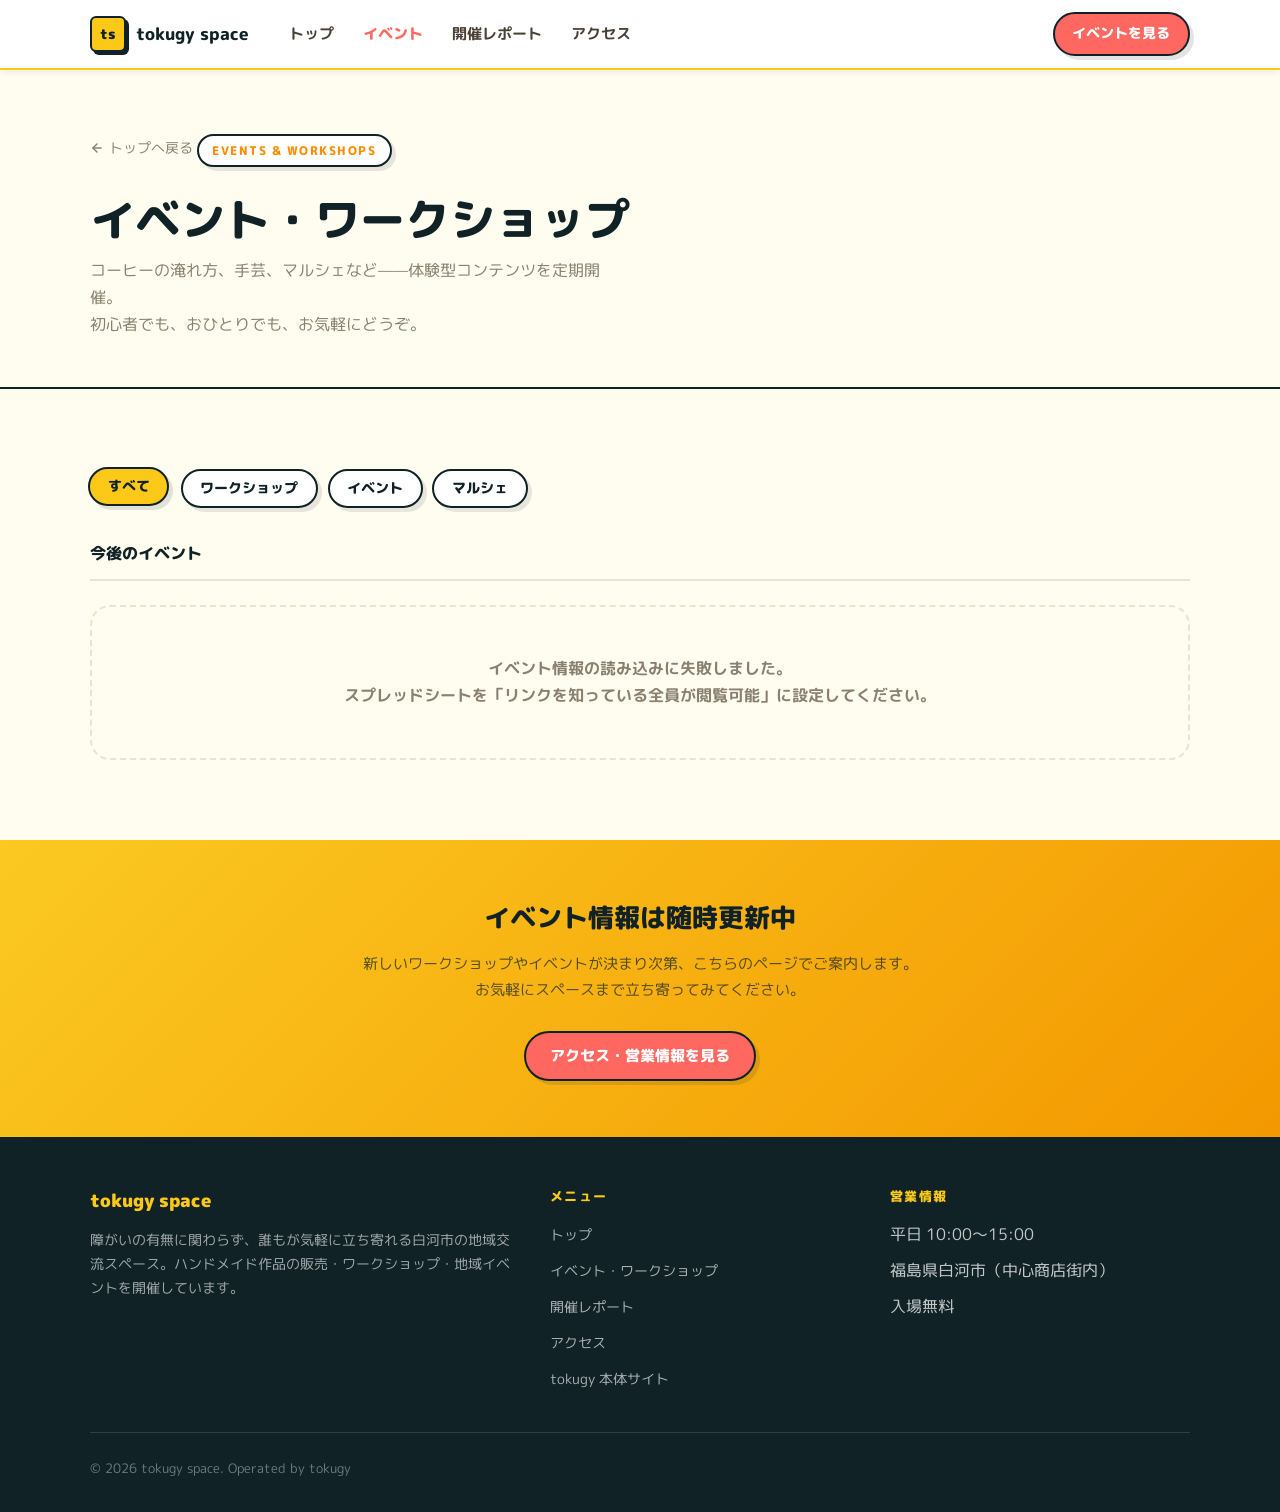
<file: events.html>
<!DOCTYPE html>
<html lang="ja">
<head>
  <meta charset="UTF-8">
  <meta name="viewport" content="width=device-width, initial-scale=1.0">
  <title>イベント・ワークショップ | tokugy space</title>
  <meta name="description" content="tokugy space のイベント・ワークショップ一覧。コーヒー教室、手芸、マルシェなど多彩なイベントを開催しています。">
  <link rel="preconnect" href="https://fonts.googleapis.com">
  <link rel="preconnect" href="https://fonts.gstatic.com" crossorigin>
  <link href="https://fonts.googleapis.com/css2?family=M+PLUS+Rounded+1c:wght@400;700;800;900&display=swap" rel="stylesheet">
  <link rel="stylesheet" href="css/style.css">
</head>
<body>

<header class="nav" role="banner">
  <div class="container">
    <div class="nav__inner">
      <a href="index.html" class="nav__logo" aria-label="tokugy space トップへ">
        <span class="nav__logo-mark">ts</span>
        tokugy space
      </a>
      <nav class="nav__links" aria-label="メインナビゲーション">
        <a href="index.html">トップ</a>
        <a href="events.html" class="active">イベント</a>
        <a href="reports.html">開催レポート</a>
        <a href="index.html#access">アクセス</a>
      </nav>
      <a href="events.html" class="btn btn-primary nav__cta">イベントを見る</a>
      <button class="nav__hamburger" id="navHamburger" aria-label="メニューを開く" aria-expanded="false">
        <span></span><span></span><span></span>
      </button>
    </div>
    <nav class="nav__drawer" id="navDrawer" aria-label="モバイルナビゲーション">
      <a href="index.html">トップ</a>
      <a href="events.html" class="active">イベント</a>
      <a href="reports.html">開催レポート</a>
      <a href="index.html#access">アクセス</a>
      <a href="events.html" class="btn btn-primary">イベントを見る</a>
    </nav>
  </div>
</header>

<!-- PAGE HEADER -->
<div class="events-page-header" role="banner" aria-label="ページヘッダー">
  <div class="container">
    <a href="index.html" style="font-size:.85rem;color:var(--gray-400);display:inline-flex;align-items:center;gap:.3rem;margin-bottom:1.5rem">
      <svg xmlns="http://www.w3.org/2000/svg" width="14" height="14" viewBox="0 0 24 24" fill="none" stroke="currentColor" stroke-width="2.5" stroke-linecap="round" stroke-linejoin="round"><line x1="19" y1="12" x2="5" y2="12"/><polyline points="12 19 5 12 12 5"/></svg>
      トップへ戻る
    </a>
    <span class="section-label">Events &amp; Workshops</span>
    <h1 class="section-title" style="margin-top:.5rem;font-size:clamp(1.8rem,4vw,2.8rem)">
      イベント・ワークショップ
    </h1>
    <p class="section-sub">
      コーヒーの淹れ方、手芸、マルシェなど——体験型コンテンツを定期開催。<br>
      初心者でも、おひとりでも、お気軽にどうぞ。
    </p>
  </div>
</div>

<!-- EVENTS MAIN -->
<main class="section events-page" id="main-content">
  <div class="container">

    <!-- Filter tabs -->
    <div class="filter-tabs" role="group" aria-label="カテゴリフィルター" id="filterTabs">
      <button class="filter-tab active" data-filter="all">すべて</button>
      <button class="filter-tab" data-filter="ワークショップ">ワークショップ</button>
      <button class="filter-tab" data-filter="イベント">イベント</button>
      <button class="filter-tab" data-filter="マルシェ">マルシェ</button>
    </div>

    <!-- Upcoming -->
    <div id="upcomingSection">
      <div class="events-section-title"><span>今後のイベント</span></div>
      <div class="events-grid" id="upcomingGrid">
        <div class="events-loading">
          <svg xmlns="http://www.w3.org/2000/svg" width="32" height="32" viewBox="0 0 24 24" fill="none" stroke="currentColor" stroke-width="2" stroke-linecap="round" stroke-linejoin="round"><line x1="12" y1="2" x2="12" y2="6"/><line x1="12" y1="18" x2="12" y2="22"/><line x1="4.93" y1="4.93" x2="7.76" y2="7.76"/><line x1="16.24" y1="16.24" x2="19.07" y2="19.07"/><line x1="2" y1="12" x2="6" y2="12"/><line x1="18" y1="12" x2="22" y2="12"/><line x1="4.93" y1="19.07" x2="7.76" y2="16.24"/><line x1="16.24" y1="7.76" x2="19.07" y2="4.93"/></svg>
          <p>読み込み中...</p>
        </div>
      </div>
    </div>

    <!-- Past -->
    <div id="pastSection" style="margin-top:4rem;display:none">
      <div class="events-section-title" style="color:var(--gray-400)"><span>過去のイベント</span></div>
      <div class="events-grid past-grid" id="pastGrid"></div>
    </div>

    <!-- Empty state -->
    <div id="emptyState" style="display:none;text-align:center;padding:4rem 0">
      <svg xmlns="http://www.w3.org/2000/svg" width="48" height="48" viewBox="0 0 24 24" fill="none" stroke="currentColor" stroke-width="1.5" stroke-linecap="round" stroke-linejoin="round" style="margin:0 auto 1rem;color:var(--gray-200)"><rect x="3" y="4" width="18" height="18" rx="2" ry="2"/><line x1="16" y1="2" x2="16" y2="6"/><line x1="8" y1="2" x2="8" y2="6"/><line x1="3" y1="10" x2="21" y2="10"/></svg>
      <p style="color:var(--gray-400);font-size:1rem">このカテゴリのイベントはありません</p>
    </div>

  </div>
</main>

<!-- CTA BANNER -->
<section style="background:linear-gradient(135deg,#FBC922,#F39800);padding:3.5rem 0" aria-label="更新案内">
  <div class="container" style="text-align:center">
    <h2 style="font-family:var(--font-display);font-size:1.6rem;font-weight:800;color:var(--navy);margin-bottom:.75rem">
      イベント情報は随時更新中
    </h2>
    <p style="color:rgba(16,34,38,.7);margin-bottom:1.75rem;font-size:.95rem">
      新しいワークショップやイベントが決まり次第、こちらのページでご案内します。<br>
      お気軽にスペースまで立ち寄ってみてください。
    </p>
    <a href="index.html#access" class="btn btn-primary">アクセス・営業情報を見る</a>
  </div>
</section>

<!-- FOOTER -->
<footer class="footer" role="contentinfo">
  <div class="container">
    <div class="footer__grid">
      <div>
        <p class="footer__brand">tokugy space</p>
        <p class="footer__tagline">
          障がいの有無に関わらず、誰もが気軽に立ち寄れる白河市の地域交流スペース。ハンドメイド作品の販売・ワークショップ・地域イベントを開催しています。
        </p>
      </div>
      <div>
        <p class="footer__col-title">メニュー</p>
        <ul class="footer__links">
          <li><a href="index.html">トップ</a></li>
          <li><a href="events.html">イベント・ワークショップ</a></li>
          <li><a href="reports.html">開催レポート</a></li>
          <li><a href="index.html#access">アクセス</a></li>
          <li><a href="https://tokugy.com/" target="_blank" rel="noopener">tokugy 本体サイト</a></li>
        </ul>
      </div>
      <div>
        <p class="footer__col-title">営業情報</p>
        <ul class="footer__links">
          <li>平日 10:00〜15:00</li>
          <li>福島県白河市（中心商店街内）</li>
          <li>入場無料</li>
        </ul>
      </div>
    </div>
    <div class="footer__bottom">
      <span>&copy; 2026 tokugy space. Operated by <a href="https://tokugy.com/" target="_blank" rel="noopener">tokugy</a></span>
    </div>
  </div>
</footer>

<script type="module">
  import { fetchEvents, isUpcoming, renderEventCard, initFadeIn, initMobileNav } from './js/sheets.js';

  initFadeIn();
  initMobileNav();

  let allEvents = [];
  let currentFilter = 'all';

  const upcomingGrid = document.getElementById('upcomingGrid');
  const pastGrid     = document.getElementById('pastGrid');
  const pastSection  = document.getElementById('pastSection');
  const emptyState   = document.getElementById('emptyState');

  function render(filter) {
    const filtered = filter === 'all' ? allEvents : allEvents.filter(e => e.category === filter);
    const upcoming = filtered.filter(isUpcoming).sort((a, b) => a.date.localeCompare(b.date));
    const past     = filtered.filter(e => !isUpcoming(e)).sort((a, b) => b.date.localeCompare(a.date));

    if (upcoming.length === 0 && past.length === 0) {
      upcomingGrid.innerHTML = '';
      pastSection.style.display = 'none';
      emptyState.style.display = 'block';
    } else {
      emptyState.style.display = 'none';
      upcomingGrid.innerHTML = upcoming.length > 0
        ? upcoming.map(e => renderEventCard(e, false)).join('')
        : '<div class="events-empty"><p>近日のイベントはありません</p></div>';

      if (past.length > 0) {
        pastGrid.innerHTML = past.map(e => renderEventCard(e, true)).join('');
        pastSection.style.display = 'block';
      } else {
        pastSection.style.display = 'none';
      }
    }
  }

  document.getElementById('filterTabs').addEventListener('click', e => {
    const btn = e.target.closest('.filter-tab');
    if (!btn) return;
    document.querySelectorAll('.filter-tab').forEach(b => b.classList.remove('active'));
    btn.classList.add('active');
    currentFilter = btn.dataset.filter;
    render(currentFilter);
  });

  fetchEvents()
    .then(events => { allEvents = events; render(currentFilter); })
    .catch(err => {
      console.error(err);
      upcomingGrid.innerHTML = `<div class="events-error">
        <p>イベント情報の読み込みに失敗しました。<br>スプレッドシートを「リンクを知っている全員が閲覧可能」に設定してください。</p>
      </div>`;
    });
</script>

</body>
</html>
</file>
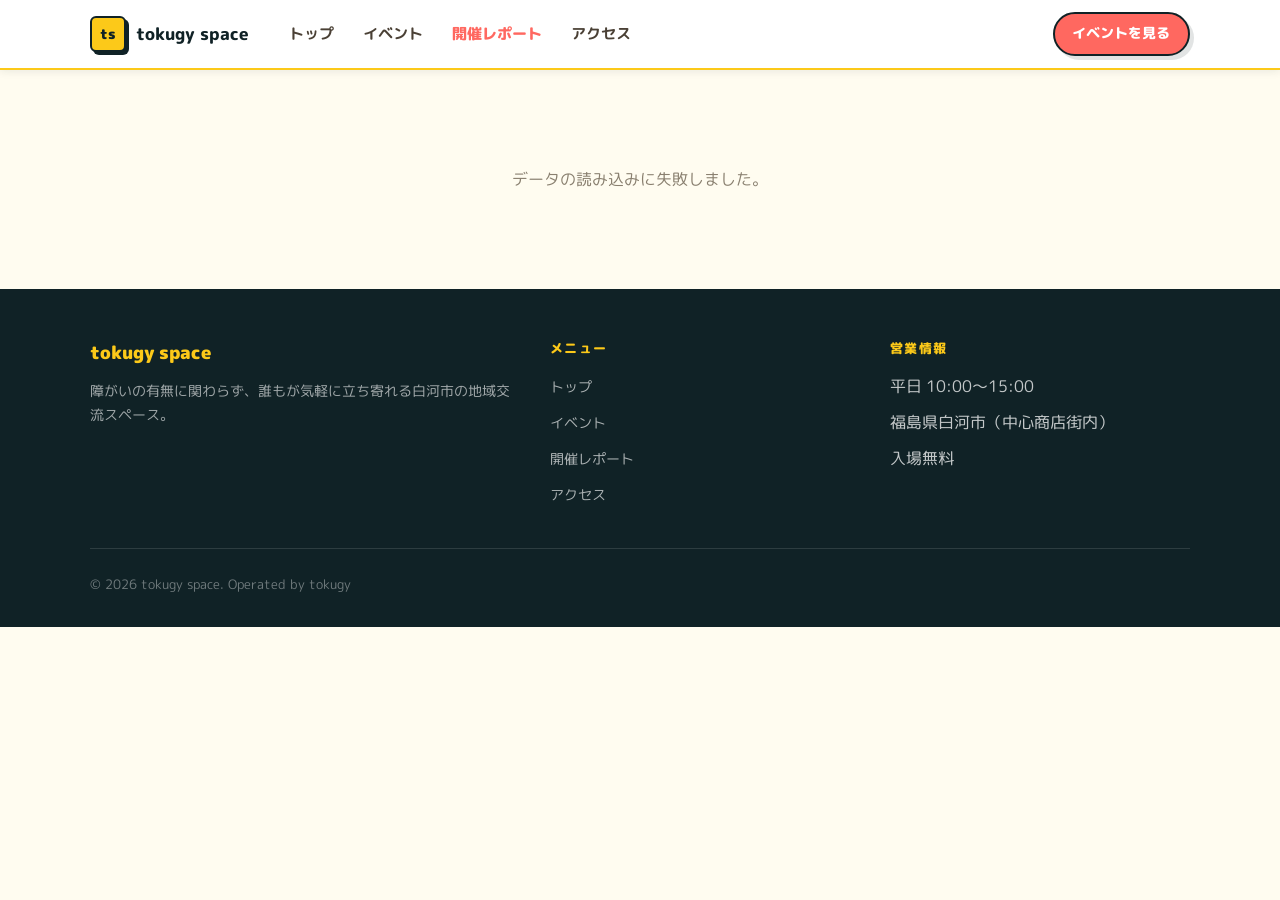
<file: report.html>
<!DOCTYPE html>
<html lang="ja">
<head>
  <meta charset="UTF-8">
  <meta name="viewport" content="width=device-width, initial-scale=1.0">
  <title>開催レポート | tokugy space</title>
  <link rel="preconnect" href="https://fonts.googleapis.com">
  <link rel="preconnect" href="https://fonts.gstatic.com" crossorigin>
  <link href="https://fonts.googleapis.com/css2?family=M+PLUS+Rounded+1c:wght@400;700;800;900&display=swap" rel="stylesheet">
  <link rel="stylesheet" href="css/style.css">
</head>
<body>

<header class="nav" role="banner">
  <div class="container">
    <div class="nav__inner">
      <a href="index.html" class="nav__logo">
        <span class="nav__logo-mark">ts</span>
        tokugy space
      </a>
      <nav class="nav__links">
        <a href="index.html">トップ</a>
        <a href="events.html">イベント</a>
        <a href="reports.html" class="active">開催レポート</a>
        <a href="index.html#access">アクセス</a>
      </nav>
      <a href="events.html" class="btn btn-primary nav__cta">イベントを見る</a>
      <button class="nav__hamburger" id="navHamburger" aria-label="メニューを開く" aria-expanded="false">
        <span></span><span></span><span></span>
      </button>
    </div>
    <nav class="nav__drawer" id="navDrawer">
      <a href="index.html">トップ</a>
      <a href="events.html">イベント</a>
      <a href="reports.html" class="active">開催レポート</a>
      <a href="index.html#access">アクセス</a>
      <a href="events.html" class="btn btn-primary">イベントを見る</a>
    </nav>
  </div>
</header>

<main id="main"></main>

<footer class="footer" role="contentinfo">
  <div class="container">
    <div class="footer__grid">
      <div>
        <p class="footer__brand">tokugy space</p>
        <p class="footer__tagline">障がいの有無に関わらず、誰もが気軽に立ち寄れる白河市の地域交流スペース。</p>
      </div>
      <div>
        <p class="footer__col-title">メニュー</p>
        <ul class="footer__links">
          <li><a href="index.html">トップ</a></li>
          <li><a href="events.html">イベント</a></li>
          <li><a href="reports.html">開催レポート</a></li>
          <li><a href="index.html#access">アクセス</a></li>
        </ul>
      </div>
      <div>
        <p class="footer__col-title">営業情報</p>
        <ul class="footer__links">
          <li>平日 10:00〜15:00</li>
          <li>福島県白河市（中心商店街内）</li>
          <li>入場無料</li>
        </ul>
      </div>
    </div>
    <div class="footer__bottom">
      <span>&copy; 2026 tokugy space. Operated by <a href="https://tokugy.com/" target="_blank" rel="noopener">tokugy</a></span>
    </div>
  </div>
</footer>

<script type="module">
  import { fetchReports, formatDate, badgeClass, initMobileNav } from './js/sheets.js';
  initMobileNav();

  const id   = new URLSearchParams(location.search).get('id');
  const main = document.getElementById('main');

  function svgIcon(path) {
    return `<svg xmlns="http://www.w3.org/2000/svg" width="16" height="16" viewBox="0 0 24 24" fill="none" stroke="currentColor" stroke-width="2" stroke-linecap="round" stroke-linejoin="round">${path}</svg>`;
  }

  function gallery(images) {
    if (!images.length) return '';
    const n = images.length;
    const cls = n === 1 ? '' : n === 2 ? 'detail-gallery--2' : 'detail-gallery--3';
    return `<div class="detail-gallery ${cls}">
      ${images.map(src => `<div class="detail-gallery__item"><img src="${src}" alt="開催の様子" loading="lazy"></div>`).join('')}
    </div>`;
  }

  fetchReports().then(reports => {
    const rep = reports.find(r => String(r.id) === String(id));
    if (!rep) {
      main.innerHTML = `<div class="container" style="padding:6rem 1.25rem;text-align:center"><p style="color:var(--gray-400)">レポートが見つかりませんでした。</p><a href="reports.html" class="btn btn-primary" style="margin-top:1.5rem;display:inline-flex">レポート一覧へ</a></div>`;
      return;
    }

    const d  = formatDate(rep.date);
    const bc = badgeClass(rep.category);
    document.title = `${rep.title} | tokugy space`;

    main.innerHTML = `
    <div class="detail-hero">
      <div class="container">
        <a href="reports.html" class="detail-hero__back">
          ${svgIcon('<line x1="19" y1="12" x2="5" y2="12"/><polyline points="12 19 5 12 12 5"/>')}
          開催レポート一覧へ戻る
        </a>
        <div class="detail-hero__badge-row">
          <span class="${bc}">${rep.category || 'レポート'}</span>
          <span class="badge badge-orange">開催済み</span>
        </div>
        <h1 class="detail-hero__title">${rep.title}</h1>
        <div class="detail-hero__meta">
          <span class="detail-hero__meta-item">
            ${svgIcon('<rect x="3" y="4" width="18" height="18" rx="2" ry="2"/><line x1="16" y1="2" x2="16" y2="6"/><line x1="8" y1="2" x2="8" y2="6"/><line x1="3" y1="10" x2="21" y2="10"/>')}
            開催日: ${d.full}
          </span>
        </div>
        ${rep.images[0] ? `
        <div class="detail-hero__img">
          <img src="${rep.images[0]}" alt="${rep.title}">
        </div>` : ''}
      </div>
    </div>

    <section class="section" style="background:var(--cream)">
      <div class="container" style="max-width:760px">
        <p style="font-size:1.05rem;font-weight:700;color:var(--navy);line-height:1.8;margin-bottom:2rem;padding:1.25rem 1.5rem;background:var(--yellow-light);border-left:4px solid var(--yellow);border-radius:0 var(--radius-sm) var(--radius-sm) 0">${rep.summary}</p>
        <div style="font-size:1rem;line-height:2;color:var(--gray-600);white-space:pre-line;margin-bottom:2rem">${rep.body}</div>
        ${gallery(rep.images.slice(1))}
        <div class="detail-cta">
          <a href="events.html" class="btn btn-yellow">次のイベントを見る</a>
          <a href="reports.html" class="btn btn-outline">レポート一覧へ</a>
        </div>
      </div>
    </section>`;
  }).catch(() => {
    main.innerHTML = `<div class="container" style="padding:6rem 1.25rem;text-align:center"><p style="color:var(--gray-400)">データの読み込みに失敗しました。</p></div>`;
  });
</script>
</body>
</html>
</file>
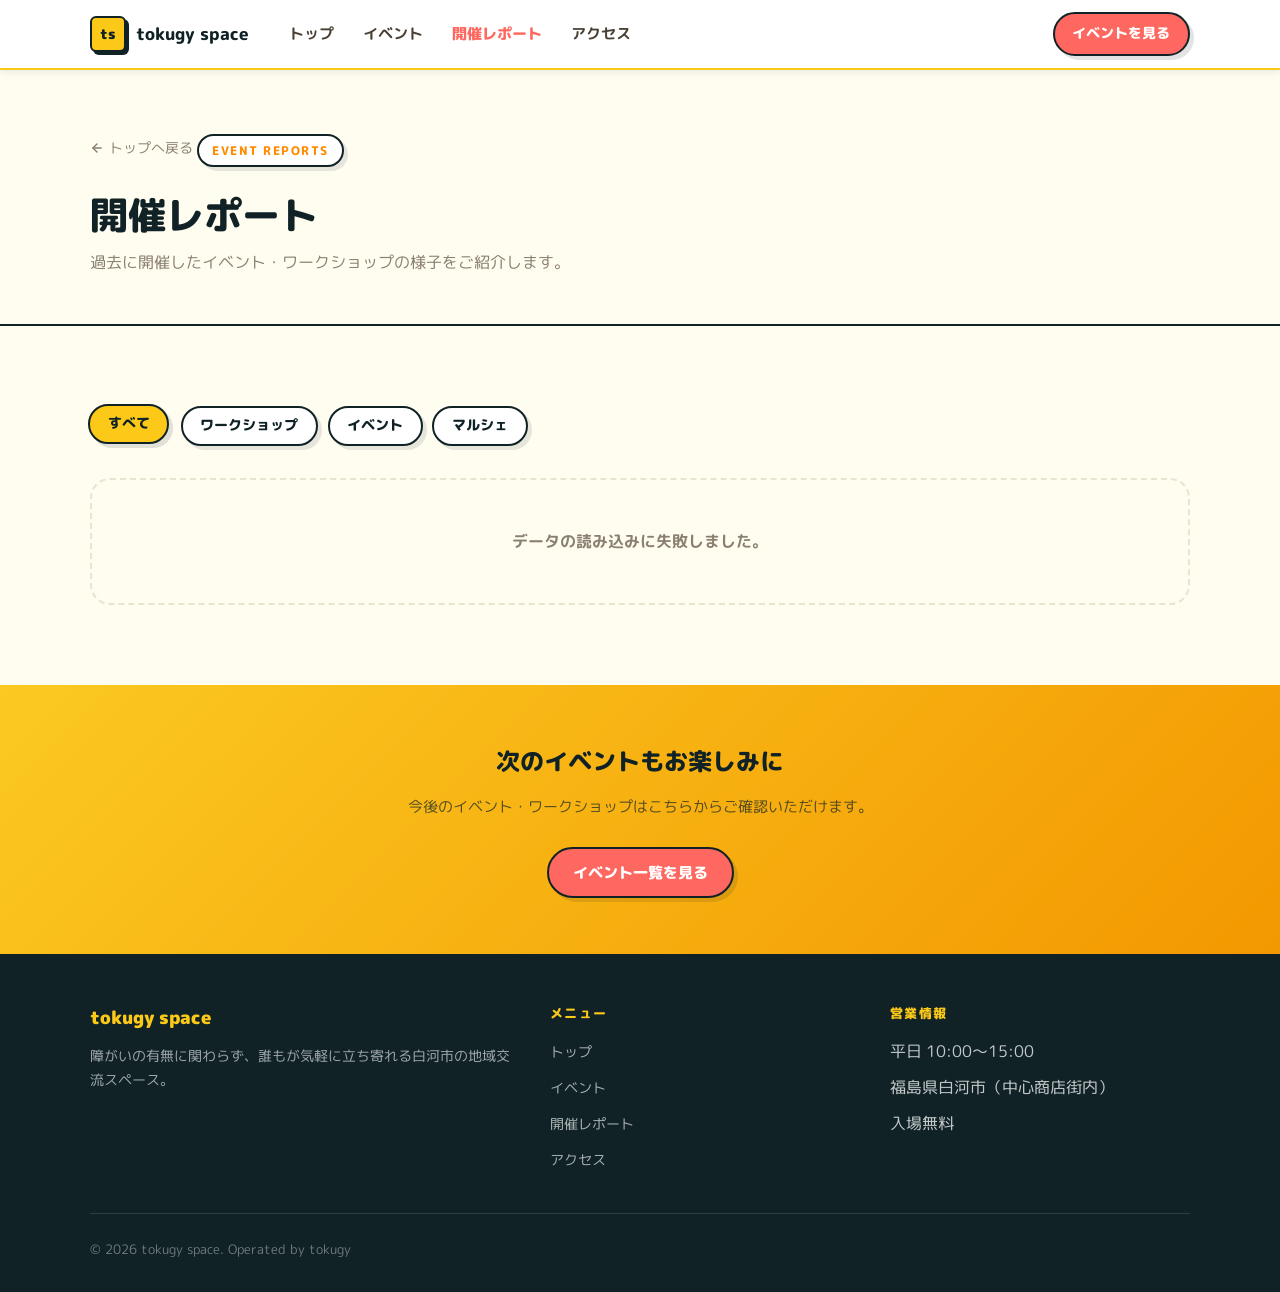
<file: reports.html>
<!DOCTYPE html>
<html lang="ja">
<head>
  <meta charset="UTF-8">
  <meta name="viewport" content="width=device-width, initial-scale=1.0">
  <title>開催レポート | tokugy space</title>
  <meta name="description" content="tokugy spaceで開催したイベント・ワークショップの開催レポート一覧です。">
  <link rel="preconnect" href="https://fonts.googleapis.com">
  <link rel="preconnect" href="https://fonts.gstatic.com" crossorigin>
  <link href="https://fonts.googleapis.com/css2?family=M+PLUS+Rounded+1c:wght@400;700;800;900&display=swap" rel="stylesheet">
  <link rel="stylesheet" href="css/style.css">
</head>
<body>

<header class="nav" role="banner">
  <div class="container">
    <div class="nav__inner">
      <a href="index.html" class="nav__logo">
        <span class="nav__logo-mark">ts</span>
        tokugy space
      </a>
      <nav class="nav__links">
        <a href="index.html">トップ</a>
        <a href="events.html">イベント</a>
        <a href="reports.html" class="active">開催レポート</a>
        <a href="index.html#access">アクセス</a>
      </nav>
      <a href="events.html" class="btn btn-primary nav__cta">イベントを見る</a>
      <button class="nav__hamburger" id="navHamburger" aria-label="メニューを開く" aria-expanded="false">
        <span></span><span></span><span></span>
      </button>
    </div>
    <nav class="nav__drawer" id="navDrawer">
      <a href="index.html">トップ</a>
      <a href="events.html">イベント</a>
      <a href="reports.html" class="active">開催レポート</a>
      <a href="index.html#access">アクセス</a>
      <a href="events.html" class="btn btn-primary">イベントを見る</a>
    </nav>
  </div>
</header>

<div class="events-page-header">
  <div class="container">
    <a href="index.html" style="font-size:.85rem;color:var(--gray-400);display:inline-flex;align-items:center;gap:.3rem;margin-bottom:1.5rem">
      <svg xmlns="http://www.w3.org/2000/svg" width="14" height="14" viewBox="0 0 24 24" fill="none" stroke="currentColor" stroke-width="2.5" stroke-linecap="round" stroke-linejoin="round"><line x1="19" y1="12" x2="5" y2="12"/><polyline points="12 19 5 12 12 5"/></svg>
      トップへ戻る
    </a>
    <span class="section-label">Event Reports</span>
    <h1 class="section-title" style="margin-top:.5rem">開催レポート</h1>
    <p class="section-sub">過去に開催したイベント・ワークショップの様子をご紹介します。</p>
  </div>
</div>

<main class="section events-page">
  <div class="container">
    <div class="filter-tabs" id="filterTabs">
      <button class="filter-tab active" data-filter="all">すべて</button>
      <button class="filter-tab" data-filter="ワークショップ">ワークショップ</button>
      <button class="filter-tab" data-filter="イベント">イベント</button>
      <button class="filter-tab" data-filter="マルシェ">マルシェ</button>
    </div>
    <div class="events-grid" id="reportsGrid">
      <div class="events-loading">
        <svg xmlns="http://www.w3.org/2000/svg" width="32" height="32" viewBox="0 0 24 24" fill="none" stroke="currentColor" stroke-width="2" stroke-linecap="round" stroke-linejoin="round"><line x1="12" y1="2" x2="12" y2="6"/><line x1="12" y1="18" x2="12" y2="22"/><line x1="4.93" y1="4.93" x2="7.76" y2="7.76"/><line x1="16.24" y1="16.24" x2="19.07" y2="19.07"/><line x1="2" y1="12" x2="6" y2="12"/><line x1="18" y1="12" x2="22" y2="12"/><line x1="4.93" y1="19.07" x2="7.76" y2="16.24"/><line x1="16.24" y1="7.76" x2="19.07" y2="4.93"/></svg>
        <p>読み込み中...</p>
      </div>
    </div>
  </div>
</main>

<section style="background:linear-gradient(135deg,#FBC922,#F39800);padding:3.5rem 0">
  <div class="container" style="text-align:center">
    <h2 style="font-family:var(--font-display);font-size:1.5rem;font-weight:800;color:var(--navy);margin-bottom:.75rem">次のイベントもお楽しみに</h2>
    <p style="color:rgba(16,34,38,.7);margin-bottom:1.75rem;font-size:.95rem">今後のイベント・ワークショップはこちらからご確認いただけます。</p>
    <a href="events.html" class="btn btn-primary">イベント一覧を見る</a>
  </div>
</section>

<footer class="footer" role="contentinfo">
  <div class="container">
    <div class="footer__grid">
      <div>
        <p class="footer__brand">tokugy space</p>
        <p class="footer__tagline">障がいの有無に関わらず、誰もが気軽に立ち寄れる白河市の地域交流スペース。</p>
      </div>
      <div>
        <p class="footer__col-title">メニュー</p>
        <ul class="footer__links">
          <li><a href="index.html">トップ</a></li>
          <li><a href="events.html">イベント</a></li>
          <li><a href="reports.html">開催レポート</a></li>
          <li><a href="index.html#access">アクセス</a></li>
        </ul>
      </div>
      <div>
        <p class="footer__col-title">営業情報</p>
        <ul class="footer__links">
          <li>平日 10:00〜15:00</li>
          <li>福島県白河市（中心商店街内）</li>
          <li>入場無料</li>
        </ul>
      </div>
    </div>
    <div class="footer__bottom">
      <span>&copy; 2026 tokugy space. Operated by <a href="https://tokugy.com/" target="_blank" rel="noopener">tokugy</a></span>
    </div>
  </div>
</footer>

<script type="module">
  import { fetchReports, renderReportCard, initFadeIn, initMobileNav } from './js/sheets.js';
  initFadeIn(); initMobileNav();

  let all = [];
  const grid = document.getElementById('reportsGrid');

  function render(filter) {
    const filtered = filter === 'all' ? all : all.filter(r => r.category === filter);
    grid.innerHTML = filtered.length > 0
      ? filtered.map(r => renderReportCard(r)).join('')
      : `<div class="events-empty"><p>このカテゴリのレポートはありません</p></div>`;
  }

  document.getElementById('filterTabs').addEventListener('click', e => {
    const btn = e.target.closest('.filter-tab');
    if (!btn) return;
    document.querySelectorAll('.filter-tab').forEach(b => b.classList.remove('active'));
    btn.classList.add('active');
    render(btn.dataset.filter);
  });

  fetchReports()
    .then(reports => { all = reports; render('all'); })
    .catch(() => { grid.innerHTML = `<div class="events-error"><p>データの読み込みに失敗しました。</p></div>`; });
</script>
</body>
</html>
</file>
<file: css/style.css>
/* ============================================================
   tokugy space — Main Stylesheet
   Pop-art / playful Japanese community space design
   ============================================================ */

/* ── 1. CSS Variables ─────────────────────────────────────── */
:root {
  /* Colors */
  --col-yellow:      #FCC919;
  --col-orange:      #FF8C00;
  --col-coral:       #FF6860;
  --col-teal:        #4CC9C0;
  --col-navy:        #102226;
  --col-cream:       #FFFCF0;
  --col-white:       #FFFFFF;
  --col-gray-100:    #F5F3E8;
  --col-gray-200:    #E8E4D0;
  --col-gray-500:    #8A8070;
  --col-gray-700:    #4A4035;
  --col-orange-light:#FFF0D6;
  --col-teal-light:  #E0F7F5;

  /* Typography */
  --font-main: 'M PLUS Rounded 1c', 'Hiragino Maru Gothic ProN', 'BIZ UDRound', sans-serif;
  --font-size-base: 16px;

  /* Border radius */
  --radius-sm:   6px;
  --radius-md:  12px;
  --radius-lg:  20px;
  --radius-xl:  32px;
  --radius-full: 9999px;

  /* Shadows */
  --shadow-sm:   4px 4px 0 rgba(16,34,38,.10);
  --shadow-md:   4px 4px 0 rgba(16,34,38,.12);
  --shadow-lg:   6px 6px 0 rgba(16,34,38,.14);
  --shadow-hover: 8px 8px 0 rgba(16,34,38,.18);

  /* Borders */
  --border-width: 2px;
  --border-color: var(--col-navy);
  --border: var(--border-width) solid var(--border-color);

  /* Layout */
  --container-max: 1100px;
  --section-py: 80px;
}

/* ── 2. Reset & Base ──────────────────────────────────────── */
*, *::before, *::after {
  box-sizing: border-box;
  margin: 0;
  padding: 0;
}

html {
  font-size: var(--font-size-base);
  scroll-behavior: smooth;
}

body {
  font-family: var(--font-main);
  color: var(--col-navy);
  background-color: var(--col-cream);
  line-height: 1.7;
  -webkit-font-smoothing: antialiased;
}

img {
  max-width: 100%;
  height: auto;
  display: block;
}

a {
  color: inherit;
  text-decoration: none;
}

ul { list-style: none; }

button {
  font-family: var(--font-main);
  cursor: pointer;
  border: none;
  background: none;
}

/* ── 3. Utilities ─────────────────────────────────────────── */
.container {
  width: min(var(--container-max), 100% - 2.5rem);
  margin-inline: auto;
}

.section {
  padding-block: var(--section-py);
}

.section-label {
  display: inline-block;
  font-size: .78rem;
  font-weight: 800;
  letter-spacing: .12em;
  text-transform: uppercase;
  color: var(--col-orange);
  background: var(--col-white);
  border: var(--border);
  border-radius: var(--radius-full);
  padding: .25rem .85rem;
  margin-bottom: .9rem;
  box-shadow: var(--shadow-sm);
}

.section-title {
  font-size: clamp(1.6rem, 3.5vw, 2.4rem);
  font-weight: 800;
  line-height: 1.25;
  margin-bottom: .6rem;
}

.section-title .accent { color: var(--col-coral); }

.section-sub {
  font-size: 1rem;
  color: var(--col-gray-500);
  max-width: 520px;
  margin-top: .5rem;
}

/* Buttons */
.btn {
  display: inline-flex;
  align-items: center;
  gap: .45rem;
  font-family: var(--font-main);
  font-weight: 800;
  font-size: .95rem;
  padding: .65rem 1.5rem;
  border-radius: var(--radius-full);
  border: var(--border);
  box-shadow: var(--shadow-md);
  transition: transform .15s ease, box-shadow .15s ease;
  cursor: pointer;
  white-space: nowrap;
}

.btn:hover {
  transform: translate(-2px, -2px);
  box-shadow: var(--shadow-hover);
}

.btn:active {
  transform: translate(0, 0);
  box-shadow: var(--shadow-sm);
}

.btn-primary  { background: var(--col-coral);  color: var(--col-white); }
.btn-outline  { background: transparent;        color: var(--col-navy);  }
.btn-yellow   { background: var(--col-yellow);  color: var(--col-navy);  }

.btn-ghost {
  background: transparent;
  color: var(--col-navy);
  border-color: var(--col-navy);
  box-shadow: none;
}

.btn-ghost:hover {
  background: var(--col-yellow);
  box-shadow: var(--shadow-md);
}

/* ── 4. Nav ───────────────────────────────────────────────── */
.nav {
  position: sticky;
  top: 0;
  z-index: 100;
  background: var(--col-white);
  border-bottom: 2.5px solid var(--col-yellow);
  box-shadow: 0 2px 8px rgba(16,34,38,.08);
}

.nav__inner {
  display: flex;
  align-items: center;
  gap: 1.5rem;
  padding-block: .75rem;
}

.nav__logo {
  display: flex;
  align-items: center;
  gap: .65rem;
  font-weight: 800;
  font-size: 1.05rem;
  flex-shrink: 0;
}

.nav__logo-mark {
  width: 36px;
  height: 36px;
  background: var(--col-yellow);
  border: var(--border);
  border-radius: var(--radius-sm);
  box-shadow: 3px 3px 0 var(--col-navy);
  display: flex;
  align-items: center;
  justify-content: center;
  font-weight: 900;
  font-size: .9rem;
  color: var(--col-navy);
  flex-shrink: 0;
}

.nav__links {
  display: flex;
  align-items: center;
  gap: 1.8rem;
  margin-left: 1rem;
  flex: 1;
}

.nav__links a {
  font-size: .92rem;
  font-weight: 700;
  color: var(--col-gray-700);
  position: relative;
  transition: color .15s;
}

.nav__links a::after {
  content: '';
  position: absolute;
  left: 0;
  bottom: -3px;
  width: 0;
  height: 2.5px;
  background: var(--col-yellow);
  border-radius: var(--radius-full);
  transition: width .2s ease;
}

.nav__links a:hover { color: var(--col-navy); }
.nav__links a:hover::after { width: 100%; }

.nav__cta {
  margin-left: auto;
  font-size: .88rem;
  padding: .5rem 1.1rem;
}

/* Hamburger */
.nav__hamburger {
  display: none;
  flex-direction: column;
  justify-content: center;
  gap: 5px;
  width: 36px;
  height: 36px;
  padding: 5px;
  margin-left: auto;
  cursor: pointer;
}

.nav__hamburger span {
  display: block;
  height: 2.5px;
  background: var(--col-navy);
  border-radius: var(--radius-full);
  transition: transform .25s, opacity .25s;
}

.nav__hamburger.is-open span:nth-child(1) { transform: translateY(7.5px) rotate(45deg); }
.nav__hamburger.is-open span:nth-child(2) { opacity: 0; }
.nav__hamburger.is-open span:nth-child(3) { transform: translateY(-7.5px) rotate(-45deg); }

/* ── 5. Mobile Nav Drawer ─────────────────────────────────── */
.nav__drawer {
  display: none;
  flex-direction: column;
  gap: 0;
  background: var(--col-white);
  border-top: var(--border);
  padding: 1rem 1.5rem 1.5rem;
}

.nav__drawer.is-open { display: flex; }

.nav__drawer a {
  font-size: 1rem;
  font-weight: 700;
  padding: .75rem 0;
  border-bottom: 1px solid var(--col-gray-200);
  color: var(--col-navy);
}

.nav__drawer a:last-of-type { border-bottom: none; }

.nav__drawer .btn {
  margin-top: .75rem;
  justify-content: center;
}

/* ── 6. Illustration Slot ─────────────────────────────────── */
.illust-slot {
  position: relative;
  overflow: hidden;
  border-radius: var(--radius-lg);
}

.illust-slot img {
  width: 100%;
  height: 100%;
  object-fit: contain;
}

.illust-slot.is-placeholder::after {
  content: 'イラスト準備中';
  position: absolute;
  inset: 0;
  display: flex;
  align-items: center;
  justify-content: center;
  background: var(--col-gray-100);
  border: 2px dashed var(--col-gray-200);
  border-radius: var(--radius-lg);
  color: var(--col-gray-500);
  font-size: .9rem;
  font-weight: 700;
}

/* ── 7. Dot Pattern Utility ───────────────────────────────── */
.dots-bg {
  background-image: radial-gradient(circle, var(--col-navy) 1.2px, transparent 1.2px);
  background-size: 20px 20px;
}

.dots-bg-light {
  background-image: radial-gradient(circle, rgba(255,255,255,.25) 1.2px, transparent 1.2px);
  background-size: 20px 20px;
}

.dots-bg-yellow {
  background-image: radial-gradient(circle, rgba(16,34,38,.12) 1.2px, transparent 1.2px);
  background-size: 20px 20px;
}

/* ── 8. Hero Section ──────────────────────────────────────── */
.hero {
  background-color: var(--col-cream);
  position: relative;
  overflow: hidden;
  padding-block: 80px 0;
}

.hero::before {
  content: '';
  position: absolute;
  inset: 0;
  background-image: radial-gradient(circle, rgba(16,34,38,.07) 1.2px, transparent 1.2px);
  background-size: 22px 22px;
  pointer-events: none;
}

.hero__circle-1 {
  position: absolute;
  width: 320px;
  height: 320px;
  background: var(--col-yellow);
  border-radius: 50%;
  opacity: .18;
  top: -80px;
  right: 30%;
  pointer-events: none;
}

.hero__circle-2 {
  position: absolute;
  width: 200px;
  height: 200px;
  background: var(--col-teal);
  border-radius: 50%;
  opacity: .15;
  bottom: 60px;
  left: 5%;
  pointer-events: none;
}

.hero__grid {
  position: relative;
  display: grid;
  grid-template-columns: 1fr 1fr;
  align-items: center;
  gap: 3rem;
  z-index: 1;
}

.hero__eyebrow {
  font-size: .78rem;
  font-weight: 800;
  letter-spacing: .14em;
  text-transform: uppercase;
  color: var(--col-orange);
  margin-bottom: .85rem;
}

.hero__title {
  font-size: clamp(2rem, 5vw, 3.4rem);
  font-weight: 900;
  line-height: 1.2;
  margin-bottom: 1rem;
}

.hero__title .accent {
  color: var(--col-coral);
  position: relative;
  display: inline-block;
}

.hero__desc {
  font-size: 1.02rem;
  color: var(--col-gray-700);
  max-width: 440px;
  margin-bottom: 1.75rem;
  line-height: 1.8;
}

.hero__ctas {
  display: flex;
  flex-wrap: wrap;
  gap: .75rem;
  margin-bottom: 2.2rem;
}

.hero__stats {
  display: flex;
  flex-wrap: wrap;
  gap: .6rem;
}

.hero__stat {
  display: flex;
  align-items: center;
  gap: .4rem;
  font-size: .85rem;
  font-weight: 700;
  background: var(--col-white);
  border: var(--border);
  border-radius: var(--radius-full);
  padding: .35rem .9rem;
  box-shadow: var(--shadow-sm);
}

.hero__stat svg {
  flex-shrink: 0;
  color: var(--col-orange);
}

.hero__illust {
  aspect-ratio: 4/3;
  max-height: 450px;
}

.hero__wave {
  margin-top: 60px;
  line-height: 0;
}

.hero__wave svg {
  width: 100%;
  display: block;
}

/* ── 9. Feature Cards ─────────────────────────────────────── */
.features { background: var(--col-white); }

.features__header {
  text-align: center;
  margin-bottom: 2.8rem;
}

.features__grid {
  display: grid;
  grid-template-columns: repeat(3, 1fr);
  gap: 1.5rem;
}

.feature-card {
  border: var(--border);
  border-radius: var(--radius-lg);
  box-shadow: var(--shadow-md);
  /* overflow:hidden を外して吹き出しがはみ出せるようにする */
  transition: transform .25s ease, box-shadow .25s ease;
  display: flex;
  flex-direction: column;
  position: relative;
}

/* 付箋テープ */
.feature-card::before {
  content: '';
  position: absolute;
  top: -11px;
  left: 50%;
  transform: translateX(-50%);
  width: 52px;
  height: 22px;
  border-radius: 3px;
  border: 1.5px solid rgba(16,34,38,.18);
  opacity: .85;
  z-index: 2;
  box-shadow: 0 1px 3px rgba(0,0,0,.08);
}

/* 背景番号 */
.feature-card::after {
  content: attr(data-num);
  position: absolute;
  top: -.05em;
  right: .4rem;
  font-size: 6.5rem;
  font-weight: 900;
  line-height: 1;
  color: rgba(16,34,38,.06);
  pointer-events: none;
  user-select: none;
  letter-spacing: -.05em;
  z-index: 0;
}

.feature-card:hover {
  box-shadow: var(--shadow-hover);
}

/* カードごとの背景色・テープ色・傾き */
.feature-card--yellow {
  background: #FFFBE8;
  transform: rotate(-1.3deg);
}
.feature-card--yellow::before { background: rgba(252,201,25,.55); }
.feature-card--yellow:hover   { transform: translate(-4px,-5px) rotate(-1.3deg); }

.feature-card--orange {
  background: #FFF5E8;
  transform: rotate(0.9deg);
}
.feature-card--orange::before { background: rgba(255,140,0,.4); }
.feature-card--orange:hover   { transform: translate(-4px,-5px) rotate(0.9deg); }

.feature-card--teal {
  background: #EAFAF9;
  transform: rotate(-0.6deg);
}
.feature-card--teal::before { background: rgba(76,201,192,.45); }
.feature-card--teal:hover   { transform: translate(-4px,-5px) rotate(-0.6deg); }

/* ── 吹き出し ── */
.feature-card__bubble {
  position: absolute;
  bottom: calc(100% + 18px);
  left: 50%;
  transform: translateX(-50%) translateY(6px);
  background: var(--col-navy);
  color: var(--col-white);
  padding: .55rem 1rem;
  border-radius: var(--radius-sm);
  border: var(--border);
  box-shadow: 3px 3px 0 rgba(16,34,38,.18);
  font-size: .8rem;
  font-weight: 700;
  white-space: nowrap;
  opacity: 0;
  pointer-events: none;
  transition: opacity .2s ease, transform .2s ease;
  z-index: 20;
}
/* 吹き出しの三角 */
.feature-card__bubble::after {
  content: '';
  position: absolute;
  top: 100%;
  left: 50%;
  transform: translateX(-50%);
  border: 7px solid transparent;
  border-top-color: var(--col-navy);
}
.feature-card:hover .feature-card__bubble {
  opacity: 1;
  transform: translateX(-50%) translateY(0);
}

.feature-card__illust {
  aspect-ratio: 4/3;
  margin: 1rem 1rem 0;
  border-radius: var(--radius-md);
  border: var(--border);
  overflow: hidden;
  background: var(--col-gray-100);
}

.feature-card__body {
  padding: 1.2rem 1.4rem 1.5rem;
  flex: 1;
  display: flex;
  flex-direction: column;
}

.feature-card__title {
  font-size: 1.05rem;
  font-weight: 800;
  margin-bottom: .8rem;
}

.feature-card__list {
  display: flex;
  flex-direction: column;
  gap: .35rem;
  margin-top: auto;
}

.feature-card__list li {
  font-size: .88rem;
  color: var(--col-gray-700);
  display: flex;
  align-items: center;
  gap: .4rem;
}

.feature-card__list li::before {
  content: '';
  width: 7px;
  height: 7px;
  background: var(--col-yellow);
  border: 1.5px solid var(--col-navy);
  border-radius: 50%;
  flex-shrink: 0;
}

/* ── 10. Events Grid & Event Cards ───────────────────────── */
.events-preview { background: var(--col-orange-light); }

.events-preview__header {
  display: flex;
  align-items: center;
  justify-content: space-between;
  flex-wrap: wrap;
  gap: 1rem;
  margin-bottom: 2rem;
}

.events-grid {
  display: grid;
  grid-template-columns: repeat(3, 1fr);
  gap: 1.25rem;
}

.event-card {
  background: var(--col-white);
  border: var(--border);
  border-radius: var(--radius-lg);
  box-shadow: var(--shadow-md);
  overflow: hidden;
  display: flex;
  text-decoration: none;
  color: inherit;
  flex-direction: column;
  transition: transform .2s ease, box-shadow .2s ease;
}

.event-card:hover {
  transform: translate(-3px, -3px);
  box-shadow: var(--shadow-hover);
}

.event-card__image {
  aspect-ratio: 16/9;
  background: var(--col-gray-100);
  overflow: hidden;
  flex-shrink: 0;
  position: relative;
}

.event-card__image img {
  width: 100%;
  height: 100%;
  object-fit: cover;
}

.event-card__date-block {
  position: absolute;
  top: .75rem;
  left: .75rem;
  background: var(--col-yellow);
  border: var(--border);
  border-radius: var(--radius-sm);
  box-shadow: var(--shadow-sm);
  padding: .3rem .6rem;
  text-align: center;
  line-height: 1.2;
}

.event-card__date-block .day   { font-size: 1.3rem; font-weight: 900; display: block; }
.event-card__date-block .month { font-size: .7rem;  font-weight: 700; color: var(--col-gray-700); }

.event-card__badges {
  position: absolute;
  top: .75rem;
  right: .75rem;
  display: flex;
  flex-direction: column;
  gap: .3rem;
  align-items: flex-end;
}

.badge {
  font-size: .72rem;
  font-weight: 800;
  padding: .18rem .6rem;
  border-radius: var(--radius-full);
  border: 1.5px solid var(--col-navy);
}

.badge-coral  { background: var(--col-coral);  color: var(--col-white); }
.badge-yellow { background: var(--col-yellow); color: var(--col-navy);  }
.badge-teal   { background: var(--col-teal);   color: var(--col-navy);  }
.badge-orange { background: var(--col-orange); color: var(--col-white); }

.event-card__body {
  padding: 1rem 1.2rem;
  flex: 1;
  display: flex;
  flex-direction: column;
  gap: .4rem;
}

.event-card__title {
  font-size: .98rem;
  font-weight: 800;
  line-height: 1.4;
}

.event-card__meta {
  font-size: .82rem;
  color: var(--col-gray-500);
  display: flex;
  align-items: center;
  gap: .3rem;
}

.event-card__footer {
  padding: .75rem 1.2rem;
  border-top: 1px solid var(--col-gray-200);
  display: flex;
  align-items: center;
  justify-content: space-between;
}

.event-card__price { font-size: .88rem; font-weight: 800; }

.event-card__link {
  font-size: .82rem;
  font-weight: 700;
  color: var(--col-coral);
  display: flex;
  align-items: center;
  gap: .2rem;
}

/* ── 11. Loading / Error / Empty States ───────────────────── */
.state-loading,
.state-error,
.state-empty {
  grid-column: 1 / -1;
  text-align: center;
  padding: 3rem 1rem;
  border: 2px dashed var(--col-gray-200);
  border-radius: var(--radius-lg);
  color: var(--col-gray-500);
  font-weight: 700;
}

.state-loading::before { content: '⏳'; display: block; font-size: 2rem; margin-bottom: .6rem; }
.state-error::before   { content: '😢'; display: block; font-size: 2rem; margin-bottom: .6rem; }
.state-empty::before   { content: '📭'; display: block; font-size: 2rem; margin-bottom: .6rem; }

/* ── 12. Dagashi Section ──────────────────────────────────── */
.dagashi {
  background: var(--col-yellow);
  position: relative;
  overflow: hidden;
}

.dagashi::before {
  content: '';
  position: absolute;
  inset: 0;
  background-image: radial-gradient(circle, rgba(16,34,38,.10) 1.2px, transparent 1.2px);
  background-size: 20px 20px;
  pointer-events: none;
}

.dagashi__grid {
  position: relative;
  display: grid;
  grid-template-columns: 1fr 1fr;
  gap: 3.5rem;
  align-items: center;
  z-index: 1;
}

.dagashi__label {
  font-size: .78rem;
  font-weight: 800;
  letter-spacing: .14em;
  text-transform: uppercase;
  color: var(--col-navy);
  opacity: .6;
  margin-bottom: .5rem;
}

.dagashi__title {
  font-size: clamp(1.8rem, 4vw, 2.8rem);
  font-weight: 900;
  line-height: 1.2;
  white-space: pre-line;
  margin-bottom: 1rem;
}

.dagashi__desc {
  font-size: 1rem;
  color: var(--col-navy);
  opacity: .8;
  max-width: 400px;
  margin-bottom: 1.5rem;
}

.dagashi__pills {
  display: flex;
  flex-wrap: wrap;
  gap: .5rem;
  margin-bottom: 2rem;
}

.dagashi__pill {
  background: var(--col-white);
  border: var(--border);
  border-radius: var(--radius-full);
  padding: .35rem .9rem;
  font-size: .88rem;
  font-weight: 700;
  box-shadow: var(--shadow-sm);
}

.dagashi__illust { aspect-ratio: 5/4; }

/* ── 13. Workshop Section ─────────────────────────────────── */
.workshop {
  background: var(--col-navy);
  color: var(--col-white);
  position: relative;
  overflow: hidden;
}

.workshop::before {
  content: '';
  position: absolute;
  inset: 0;
  background-image: radial-gradient(circle, rgba(255,255,255,.08) 1.2px, transparent 1.2px);
  background-size: 22px 22px;
  pointer-events: none;
}

.workshop__grid {
  position: relative;
  display: grid;
  grid-template-columns: 1fr 1fr;
  gap: 3.5rem;
  align-items: center;
  z-index: 1;
}

.workshop__label {
  font-size: .78rem;
  font-weight: 800;
  letter-spacing: .14em;
  text-transform: uppercase;
  color: var(--col-yellow);
  opacity: .8;
  margin-bottom: .5rem;
}

.workshop__title {
  font-size: clamp(1.8rem, 4vw, 2.8rem);
  font-weight: 900;
  line-height: 1.2;
  white-space: pre-line;
  margin-bottom: 1rem;
}

.workshop__desc {
  font-size: 1rem;
  color: rgba(255,255,255,.75);
  max-width: 400px;
  margin-bottom: 1.5rem;
}

.workshop__list {
  display: flex;
  flex-direction: column;
  gap: 1rem;
  margin-bottom: 2rem;
}

.workshop__item {
  display: flex;
  align-items: flex-start;
  gap: 1rem;
}

.workshop__icon-box {
  width: 44px;
  height: 44px;
  background: var(--col-yellow);
  border: var(--border);
  border-radius: var(--radius-sm);
  box-shadow: 3px 3px 0 rgba(255,255,255,.2);
  display: flex;
  align-items: center;
  justify-content: center;
  flex-shrink: 0;
  color: var(--col-navy);
}

.workshop__item-text strong {
  display: block;
  font-size: .95rem;
  font-weight: 800;
  margin-bottom: .1rem;
}

.workshop__item-text span {
  font-size: .85rem;
  color: rgba(255,255,255,.65);
}

.workshop__illust { aspect-ratio: 5/4; }

/* ── 14. Character Section ────────────────────────────────── */
.characters { background: var(--col-teal-light); }

.characters__grid {
  display: grid;
  grid-template-columns: 1fr 1fr;
  gap: 3rem;
  align-items: center;
}

.characters__text .section-title { margin-bottom: .75rem; }

.characters__chara-grid {
  display: grid;
  grid-template-columns: 1fr 1fr;
  gap: 1rem;
}

.characters__chara {
  aspect-ratio: 1;
  background: var(--col-white);
  border: var(--border);
  border-radius: var(--radius-lg);
  box-shadow: var(--shadow-md);
  overflow: hidden;
  transition: transform .2s ease, box-shadow .2s ease;
}

.characters__chara:hover {
  transform: translate(-3px, -3px);
  box-shadow: var(--shadow-hover);
}

.characters__chara img {
  width: 100%;
  height: 100%;
  object-fit: cover;
}

/* ── 15. Access Section ───────────────────────────────────── */
.access { background: var(--col-white); }

.access__header {
  text-align: center;
  margin-bottom: 2.5rem;
}

.access__grid {
  display: grid;
  grid-template-columns: 1fr 1fr;
  gap: 3rem;
  align-items: start;
}

.access__info {
  display: flex;
  flex-direction: column;
  gap: 1.1rem;
}

.access__item {
  display: flex;
  align-items: flex-start;
  gap: 1rem;
}

.access__icon-box {
  width: 44px;
  height: 44px;
  background: var(--col-yellow);
  border: var(--border);
  border-radius: var(--radius-sm);
  box-shadow: var(--shadow-sm);
  display: flex;
  align-items: center;
  justify-content: center;
  flex-shrink: 0;
  color: var(--col-navy);
}

.access__item-label {
  font-size: .78rem;
  font-weight: 800;
  letter-spacing: .06em;
  color: var(--col-gray-500);
  text-transform: uppercase;
  margin-bottom: .1rem;
}

.access__item-value {
  font-size: .95rem;
  font-weight: 700;
  line-height: 1.6;
}

.access__map {
  aspect-ratio: 4/3;
  background: var(--col-gray-100);
  border: var(--border);
  border-radius: var(--radius-lg);
  box-shadow: var(--shadow-md);
  overflow: hidden;
  display: flex;
  align-items: center;
  justify-content: center;
  color: var(--col-gray-500);
  font-weight: 700;
  font-size: .95rem;
}

.access__map iframe {
  width: 100%;
  height: 100%;
  border: none;
}

/* ── 16. Events Page ──────────────────────────────────────── */
.events-page-hero {
  background: var(--col-orange-light);
  padding: 3rem 0 2rem;
  border-bottom: var(--border);
}

.filter-tabs {
  display: flex;
  flex-wrap: wrap;
  gap: .6rem;
  margin-bottom: 2rem;
}

.filter-tab {
  font-family: var(--font-main);
  font-size: .88rem;
  font-weight: 800;
  padding: .45rem 1.1rem;
  border-radius: var(--radius-full);
  border: var(--border);
  background: var(--col-white);
  color: var(--col-navy);
  box-shadow: var(--shadow-sm);
  cursor: pointer;
  transition: transform .15s, box-shadow .15s, background .15s;
}

.filter-tab:hover,
.filter-tab.is-active,
.filter-tab.active {
  background: var(--col-yellow);
  transform: translate(-2px, -2px);
  box-shadow: var(--shadow-md);
}

.events-page-section { padding-block: 2.5rem; }

.events-page-section__title {
  font-size: 1.2rem;
  font-weight: 800;
  padding-left: .85rem;
  border-left: 5px solid var(--col-yellow);
  margin-bottom: 1.5rem;
}

/* ── 17. Report Cards ─────────────────────────────────────── */
.reports-grid {
  display: grid;
  grid-template-columns: repeat(3, 1fr);
  gap: 1.25rem;
}

.report-card {
  background: var(--col-white);
  border: var(--border);
  border-radius: var(--radius-lg);
  box-shadow: var(--shadow-md);
  overflow: hidden;
  display: flex;
  flex-direction: column;
  transition: transform .2s ease, box-shadow .2s ease;
}

.report-card:hover {
  transform: translate(-3px, -3px);
  box-shadow: var(--shadow-hover);
}

.report-card__image {
  aspect-ratio: 16/9;
  background: var(--col-gray-100);
  overflow: hidden;
}

.report-card__image img {
  width: 100%;
  height: 100%;
  object-fit: cover;
}

.report-card__body {
  padding: 1rem 1.2rem 1.3rem;
  flex: 1;
  display: flex;
  flex-direction: column;
  gap: .4rem;
}

.report-card__date  { font-size: .8rem;  color: var(--col-gray-500); font-weight: 700; }
.report-card__title { font-size: .98rem; font-weight: 800; line-height: 1.4; flex: 1; }
.report-card__desc  { font-size: .85rem; color: var(--col-gray-500); line-height: 1.6; }

/* ── 18. Detail Page Styles ───────────────────────────────── */
.detail-hero {
  background: var(--col-cream);
  padding: 3rem 0 2.5rem;
  border-bottom: var(--border);
}

.detail-hero__eyebrow {
  display: flex;
  align-items: center;
  gap: .6rem;
  margin-bottom: .75rem;
}

.detail-hero__title {
  font-size: clamp(1.5rem, 3.5vw, 2.4rem);
  font-weight: 900;
  line-height: 1.25;
  margin-bottom: 1rem;
}

.detail-hero__meta {
  display: flex;
  flex-wrap: wrap;
  gap: .5rem 1.2rem;
  font-size: .88rem;
  font-weight: 700;
  color: var(--col-gray-700);
}

.detail-layout {
  display: grid;
  grid-template-columns: 1fr 320px;
  gap: 2.5rem;
  align-items: start;
  padding-block: 2.5rem;
}

.detail-article {
  font-size: 1rem;
  line-height: 1.85;
}

.detail-article h2 {
  font-size: 1.3rem;
  font-weight: 800;
  margin: 2rem 0 .75rem;
  padding-left: .85rem;
  border-left: 5px solid var(--col-yellow);
}

.detail-article p {
  margin-bottom: 1rem;
  color: var(--col-gray-700);
}

.detail-article img {
  width: 100%;
  border-radius: var(--radius-md);
  border: var(--border);
  box-shadow: var(--shadow-md);
  margin-block: 1.5rem;
}

.gallery {
  display: grid;
  grid-template-columns: repeat(3, 1fr);
  gap: .75rem;
  margin-block: 1.5rem;
}

.gallery__item {
  aspect-ratio: 1;
  border-radius: var(--radius-md);
  border: var(--border);
  overflow: hidden;
  box-shadow: var(--shadow-sm);
}

.gallery__item img {
  width: 100%;
  height: 100%;
  object-fit: cover;
}

.sidebar {
  position: sticky;
  top: calc(64px + 1rem);
  display: flex;
  flex-direction: column;
  gap: 1.25rem;
}

.sidebar-card {
  background: var(--col-white);
  border: var(--border);
  border-radius: var(--radius-lg);
  box-shadow: var(--shadow-md);
  overflow: hidden;
}

.sidebar-card__head {
  background: var(--col-yellow);
  border-bottom: var(--border);
  padding: .7rem 1.1rem;
  font-size: .88rem;
  font-weight: 800;
}

.sidebar-card__body {
  padding: 1rem 1.1rem;
  font-size: .9rem;
  line-height: 1.7;
}

/* ── 19. Footer ───────────────────────────────────────────── */
.footer {
  background: var(--col-navy);
  color: rgba(255,255,255,.75);
  padding-block: 3rem 2rem;
}

.footer__grid {
  display: grid;
  grid-template-columns: 1.4fr 1fr 1fr;
  gap: 2.5rem;
  margin-bottom: 2.5rem;
}

.footer__brand {
  color: var(--col-yellow);
  font-size: 1.15rem;
  font-weight: 900;
  margin-bottom: .75rem;
}

.footer__tagline {
  font-size: .88rem;
  line-height: 1.7;
  color: rgba(255,255,255,.6);
}

.footer__col-title {
  font-size: .82rem;
  font-weight: 800;
  letter-spacing: .1em;
  text-transform: uppercase;
  color: var(--col-yellow);
  margin-bottom: .85rem;
}

.footer__links {
  display: flex;
  flex-direction: column;
  gap: .55rem;
}

.footer__links a {
  font-size: .88rem;
  color: rgba(255,255,255,.65);
  transition: color .15s;
}

.footer__links a:hover { color: var(--col-yellow); }

.footer__bottom {
  border-top: 1px solid rgba(255,255,255,.12);
  padding-top: 1.5rem;
  display: flex;
  align-items: center;
  justify-content: space-between;
  flex-wrap: wrap;
  gap: .75rem;
  font-size: .82rem;
  color: rgba(255,255,255,.4);
}

/* ── 20. Fade-in Animation ────────────────────────────────── */
.fade-in {
  opacity: 0;
  transform: translateY(24px);
  transition: opacity .55s ease, transform .55s ease;
}

.fade-in.is-visible {
  opacity: 1;
  transform: translateY(0);
}

/* ── 21. Responsive Breakpoints ──────────────────────────── */
@media (max-width: 900px) {
  :root { --section-py: 60px; }

  .nav__links,
  .nav__cta     { display: none; }
  .nav__hamburger { display: flex; }

  .hero__grid {
    grid-template-columns: 1fr;
    text-align: center;
  }

  .hero__desc   { max-width: 100%; }
  .hero__ctas   { justify-content: center; }
  .hero__stats  { justify-content: center; }
  .hero__illust { max-height: 320px; margin-inline: auto; max-width: 480px; }
  .hero__circle-1 { display: none; }

  .features__grid {
    grid-template-columns: 1fr;
    max-width: 480px;
    margin-inline: auto;
  }

  .events-grid { grid-template-columns: 1fr 1fr; }

  .dagashi__grid,
  .workshop__grid { grid-template-columns: 1fr; gap: 2rem; }

  .dagashi__illust,
  .workshop__illust { max-width: 400px; margin-inline: auto; }

  .characters__grid { grid-template-columns: 1fr; gap: 2rem; }

  .access__grid { grid-template-columns: 1fr; gap: 2rem; }

  .footer__grid { grid-template-columns: 1fr 1fr; }

  .detail-layout { grid-template-columns: 1fr; }

  .sidebar { position: static; }

  .reports-grid { grid-template-columns: 1fr 1fr; }
}

@media (max-width: 640px) {
  :root { --section-py: 48px; }

  .events-grid {
    grid-template-columns: 1fr;
    max-width: 420px;
    margin-inline: auto;
  }

  .features__grid { max-width: 100%; }

  .footer__grid { grid-template-columns: 1fr; gap: 1.75rem; }

  .reports-grid {
    grid-template-columns: 1fr;
    max-width: 420px;
    margin-inline: auto;
  }

  .gallery { grid-template-columns: 1fr 1fr; }

  .events-preview__header { flex-direction: column; align-items: flex-start; }

  .filter-tabs { gap: .4rem; }

  .characters__chara-grid { grid-template-columns: 1fr 1fr; }
}

/* ── 22. CSS Variable Aliases (backward compat) ──────────────── */
:root {
  --yellow:       var(--col-yellow);
  --orange:       var(--col-orange);
  --coral:        var(--col-coral);
  --teal:         var(--col-teal);
  --navy:         var(--col-navy);
  --cream:        var(--col-cream);
  --white:        var(--col-white);
  --cream-dark:   var(--col-gray-200);
  --yellow-light: var(--col-orange-light);
  --gray-100:     var(--col-gray-100);
  --gray-200:     var(--col-gray-200);
  --gray-400:     var(--col-gray-500);
  --gray-500:     var(--col-gray-500);
  --gray-600:     var(--col-gray-700);
  --font-display: var(--font-main);
}

/* ── 23. Event Card extras ────────────────────────────────────── */
.event-card--past { opacity: .8; }

.event-card__desc {
  font-size: .85rem;
  color: var(--col-gray-500);
  line-height: 1.6;
  flex: 1;
}

/* ── 24. Report Card extras ───────────────────────────────────── */
.report-card__meta {
  display: flex;
  align-items: center;
  gap: .5rem;
  flex-wrap: wrap;
  margin-bottom: .25rem;
}

/* Alias: report-card__summary → report-card__desc */
.report-card__summary { font-size: .85rem; color: var(--col-gray-500); line-height: 1.6; }

/* Alias: report-card__img → report-card__image */
.report-card__img {
  aspect-ratio: 16/9;
  background: var(--col-gray-100);
  overflow: hidden;
}
.report-card__img img { width: 100%; height: 100%; object-fit: cover; }
.report-card__img--placeholder { background: var(--col-gray-100); }

/* ── 25. Events page aliases ──────────────────────────────────── */
.events-page { background: var(--col-cream); }

.events-page-header {
  background: var(--col-cream);
  padding: 4rem 0 3rem;
  border-bottom: var(--border);
}

.events-section-title {
  font-size: 1rem;
  font-weight: 800;
  padding-bottom: .75rem;
  border-bottom: 2px solid var(--col-gray-200);
  margin-bottom: 1.5rem;
}

.past-grid { opacity: .85; }

/* ── 26. State aliases (events-loading/error/empty) ──────────── */
.events-loading,
.events-error,
.events-empty {
  grid-column: 1 / -1;
  text-align: center;
  padding: 3rem 1rem;
  border: 2px dashed var(--col-gray-200);
  border-radius: var(--radius-lg);
  color: var(--col-gray-500);
  font-weight: 700;
}

/* ── 27. Detail page extras ───────────────────────────────────── */
.detail-hero__back {
  display: inline-flex;
  align-items: center;
  gap: .4rem;
  font-size: .88rem;
  font-weight: 700;
  color: var(--col-gray-500);
  margin-bottom: 1.25rem;
  transition: color .15s;
}
.detail-hero__back:hover { color: var(--col-navy); }

.detail-hero__badge-row {
  display: flex;
  align-items: center;
  gap: .6rem;
  margin-bottom: .75rem;
  flex-wrap: wrap;
}

.detail-hero__img {
  aspect-ratio: 16/9;
  border-radius: var(--radius-lg);
  border: var(--border);
  box-shadow: var(--shadow-md);
  overflow: hidden;
  margin-top: 2rem;
  background: var(--col-gray-100);
}
.detail-hero__img img { width: 100%; height: 100%; object-fit: cover; }
.detail-hero__img--placeholder {
  display: flex;
  flex-direction: column;
  align-items: center;
  justify-content: center;
  gap: .5rem;
  color: var(--col-gray-500);
}

.detail-hero__meta-item {
  display: inline-flex;
  align-items: center;
  gap: .4rem;
}

.detail-cta {
  display: flex;
  gap: 1rem;
  flex-wrap: wrap;
  margin-top: 2rem;
  padding-top: 1.5rem;
  border-top: 1px solid var(--col-gray-200);
}

.detail-sidebar { position: sticky; top: calc(64px + 1rem); display: flex; flex-direction: column; gap: 1.25rem; }

/* sidebar-card title/list/item aliases */
.sidebar-card__title {
  background: var(--col-yellow);
  border-bottom: var(--border);
  padding: .7rem 1.1rem;
  font-size: .88rem;
  font-weight: 800;
}
.sidebar-card__list { padding: 1rem 1.1rem; display: flex; flex-direction: column; gap: .6rem; }
.sidebar-card__item { display: flex; align-items: flex-start; gap: .5rem; font-size: .9rem; }

/* ── 28. Detail gallery ───────────────────────────────────────── */
.detail-gallery {
  display: grid;
  grid-template-columns: 1fr;
  gap: .75rem;
  margin-block: 1.5rem;
}
.detail-gallery--2 { grid-template-columns: 1fr 1fr; }
.detail-gallery--3 { grid-template-columns: 1fr 1fr 1fr; }

.detail-gallery__item {
  aspect-ratio: 4/3;
  border-radius: var(--radius-md);
  border: var(--border);
  box-shadow: var(--shadow-sm);
  overflow: hidden;
}
.detail-gallery__item img { width: 100%; height: 100%; object-fit: cover; }

@media (max-width: 640px) {
  .detail-gallery--3 { grid-template-columns: 1fr 1fr; }
  .detail-gallery--2 { grid-template-columns: 1fr; }
}

/* ── 29. Nav extras ───────────────────────────────────────────── */
/* Alias: nav-cta → nav__cta */
.nav-cta {
  background: var(--col-coral);
  color: var(--col-white);
  padding: .45rem 1.1rem;
  border-radius: var(--radius-full);
  border: var(--border);
  font-weight: 800;
  font-size: .88rem;
  box-shadow: var(--shadow-sm);
  transition: transform .15s, box-shadow .15s;
}
.nav-cta:hover { transform: translate(-2px,-2px); box-shadow: var(--shadow-md); }

/* Active nav link underline */
.nav__links a.active,
.nav__drawer a.active { color: var(--col-coral); font-weight: 800; }
</file>
